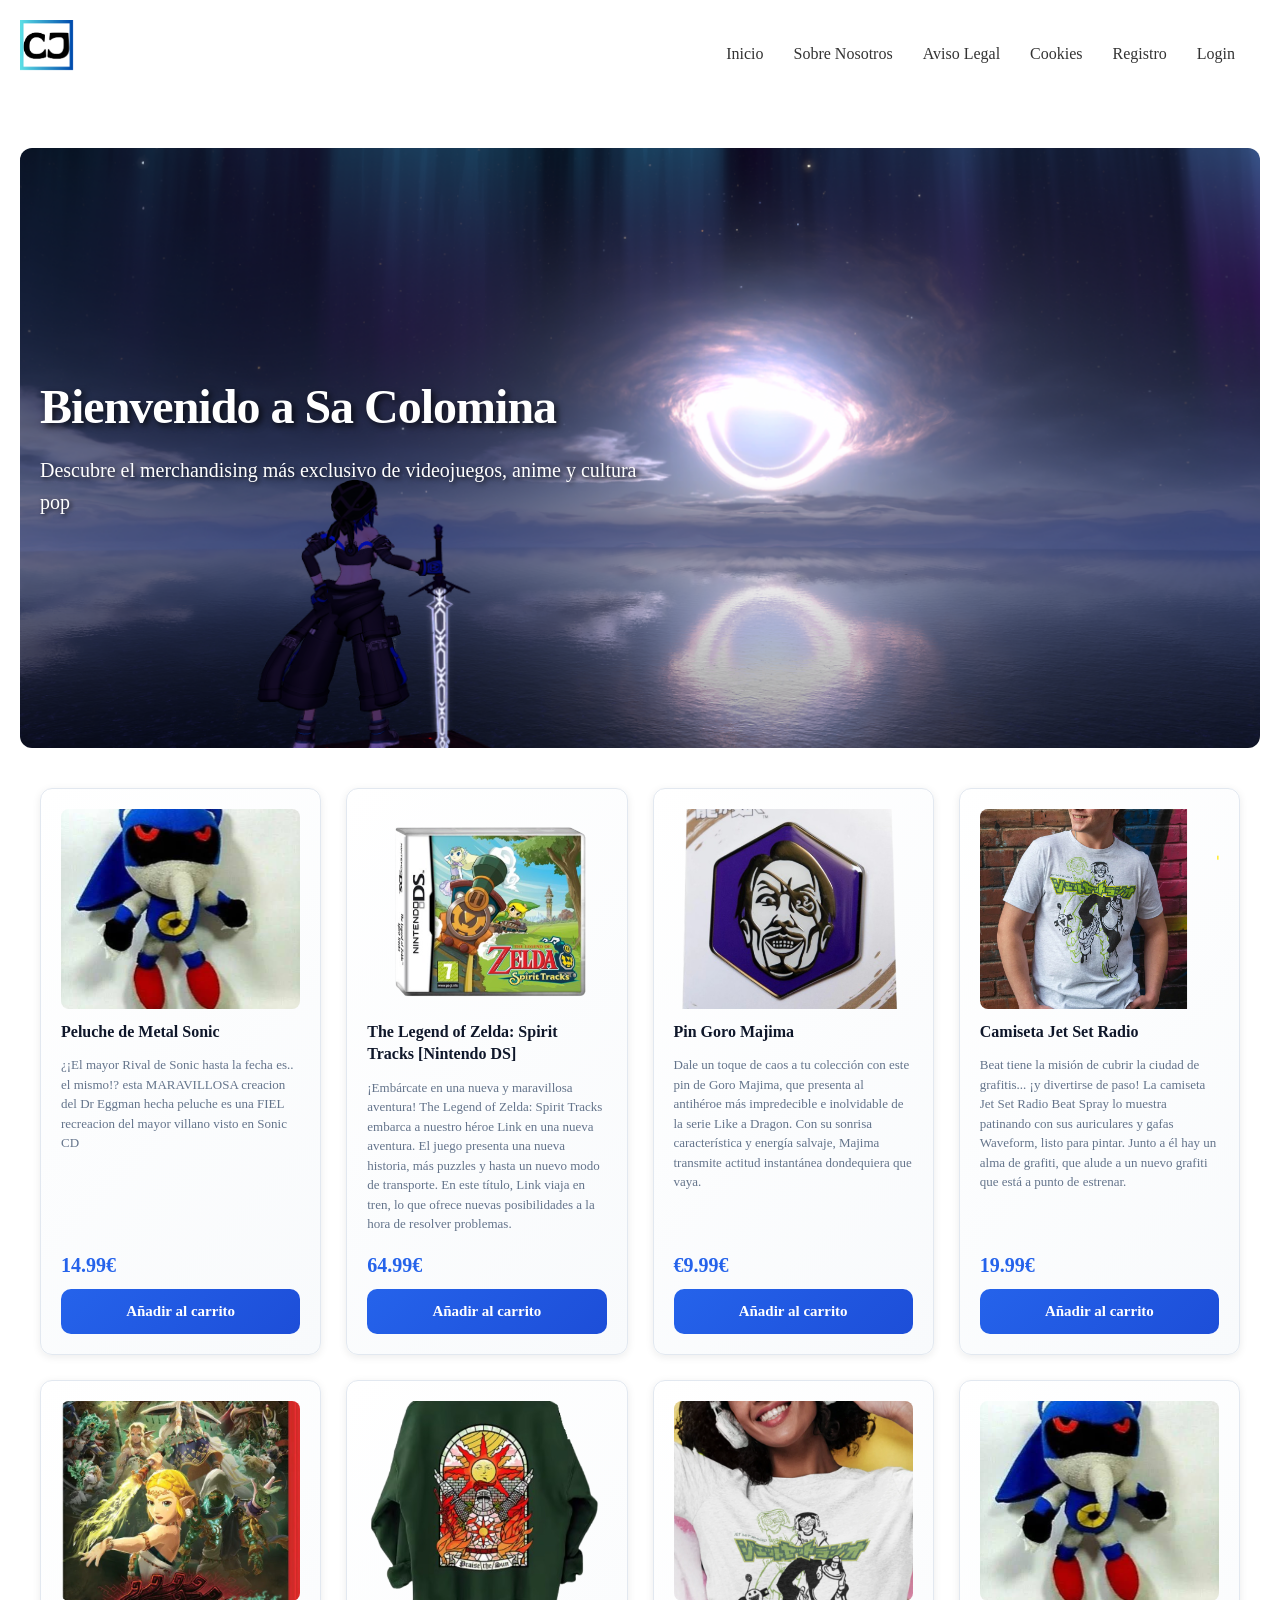
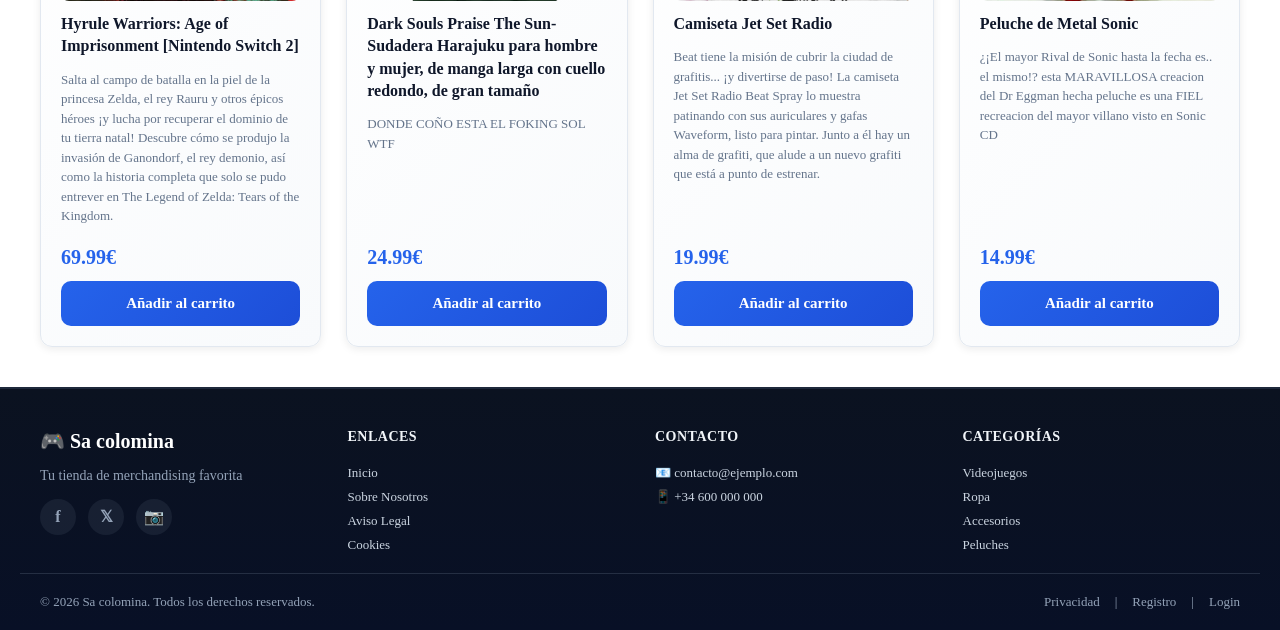
<file: index.html>
<!DOCTYPE html>
<html lang="en">
<head>
    <meta charset="UTF-8">
    <meta name="viewport" content="width=device-width, initial-scale=1.0">
    <title>Inicio</title>
    <link rel="icon" type="image/png" href="imagenes/Favicon.png">
    <link rel="stylesheet" href="estilos/estilos-global.css">
    <link rel="stylesheet" href="estilos/estilos-index.css">
</head>
<body>
    <header>
        <div class="logo-container">
            <a href="index.html">
                <img src="imagenes/Logo.png" alt="Sacolomina Logo" class="logo">
            </a>
        </div>
        <details class="menu-mobile">
            <summary>☰ Menú</summary>
            <nav>
                <ul>
                    <li><a href="index.html">Inicio</a></li>
                    <li><a href="paginas/nosotros.html">Sobre Nosotros</a></li>
                    <li><a href="paginas/avisolegal.html">Aviso Legal</a></li>
                    <li><a href="paginas/cookies.html">Cookies</a></li>
                    <li><a href="paginas/registro.html">Registro</a></li>
                    <li><a href="paginas/login.html">Login</a></li>
                </ul>
            </nav>
        </details>
        <nav class="menu-desktop">
            <ul>
              <li><a href="index.html">Inicio</a></li>
                <li><a href="paginas/nosotros.html">Sobre Nosotros</a></li>
                <li><a href="paginas/avisolegal.html">Aviso Legal</a></li>
                <li><a href="paginas/cookies.html">Cookies</a></li>
                <li><a href="paginas/registro.html">Registro</a></li>
                <li><a href="paginas/login.html">Login</a></li>
            </ul>
        </nav>
    </header>
    <main>
        <section class="hero-section">
            <h1>Bienvenido a Sa Colomina</h1>
            <p>Descubre el merchandising más exclusivo de videojuegos, anime y cultura pop</p>
        </section>          
        <section class="grid-container products">
            <a href="productos/metal-sonic.html" class="grid-item product-card">
                <img src="imagenes/Productos/Me Pica un pulmon.jpg" alt="Me Pica un pulmon" />
                <h3>Peluche de Metal Sonic</h3>
                <p class="product-desc">¿¡El mayor Rival de Sonic hasta la fecha es.. el mismo!? esta MARAVILLOSA creacion del Dr Eggman hecha peluche es una FIEL recreacion del mayor villano visto en Sonic CD</p>
                <p class="price">14.99€</p>
                <span class="btn">Añadir al carrito</span>
            </a>

            <a href="productos/zelda-spirit-tracks.html" class="grid-item product-card">
                <img src="imagenes/Productos/Zelda Spirit Tracks.png" alt="TLoZST" />
                <h3>The Legend of Zelda: Spirit Tracks [Nintendo DS]</h3>
                <p class="product-desc">¡Embárcate en una nueva y maravillosa aventura! The Legend of Zelda: Spirit Tracks embarca a nuestro héroe Link en una nueva aventura. El juego presenta una nueva historia, más puzzles y hasta un nuevo modo de transporte. En este título, Link viaja en tren, lo que ofrece nuevas posibilidades a la hora de resolver problemas.</p>
                <p class="price">64.99€</p>
                <span class="btn">Añadir al carrito</span>
            </a>

            <a href="productos/goro-majima-pin.html" class="grid-item product-card">
                <img src="imagenes/Productos/Pin de Goro Magima.png" alt="KYRIUU CHAN" />
                <h3>Pin Goro Majima</h3>
                <p class="product-desc">Dale un toque de caos a tu colección con este pin de Goro Majima, que presenta al antihéroe más impredecible e inolvidable de la serie Like a Dragon. Con su sonrisa característica y energía salvaje, Majima transmite actitud instantánea dondequiera que vaya.</p>
                <p class="price">€9.99€</p>
                <span class="btn">Añadir al carrito</span>
            </a>

            <a href="productos/jet-set-radio-camiseta.html" class="grid-item product-card">
                <img src="imagenes/Productos/Camiseta Jet Set Radio.png" alt="Camiseta Jet Set Radio" />
                <h3>Camiseta Jet Set Radio</h3>
                <p class="product-desc">Beat tiene la misión de cubrir la ciudad de grafitis... ¡y divertirse de paso! La camiseta Jet Set Radio Beat Spray lo muestra patinando con sus auriculares y gafas Waveform, listo para pintar. Junto a él hay un alma de grafiti, que alude a un nuevo grafiti que está a punto de estrenar.</p>
                <p class="price">19.99€</p>
                <span class="btn">Añadir al carrito</span>
            </a>

            <a href="productos/hyrule-warriors-age.html" class="grid-item product-card">
                <img src="imagenes/Productos/Aoi.png" alt="HWAoI" />
                <h3>Hyrule Warriors: Age of Imprisonment [Nintendo Switch 2]</h3>
                <p class="product-desc">Salta al campo de batalla en la piel de la princesa Zelda, el rey Rauru y otros épicos héroes ¡y lucha por recuperar el dominio de tu tierra natal! Descubre cómo se produjo la invasión de Ganondorf, el rey demonio, así como la historia completa que solo se pudo entrever en The Legend of Zelda: Tears of the Kingdom.</p>
                <p class="price">69.99€</p>
                <span class="btn">Añadir al carrito</span>
            </a>

            <a href="productos/dark-souls-sudadera.html" class="grid-item product-card">
                <img src="imagenes/Productos/Camiseta Prise The Sun.png" alt="Camiseta Prise The Sun" />
                <h3>Dark Souls Praise The Sun-Sudadera Harajuku para hombre y mujer, de manga larga con cuello redondo, de gran tamaño</h3>
                <p class="product-desc">DONDE COÑO ESTA EL FOKING SOL WTF </p>
                <p class="price">24.99€</p>
                <span class="btn">Añadir al carrito</span>
            </a>

            <a href="productos/jet-set-radio-camiseta.html" class="grid-item product-card">
                <img src="imagenes/Productos/Captura de pantalla 2026-01-20 194104.png" alt="Camiseta Jet Set Radio" />
                <h3>Camiseta Jet Set Radio</h3>
                <p class="product-desc">Beat tiene la misión de cubrir la ciudad de grafitis... ¡y divertirse de paso! La camiseta Jet Set Radio Beat Spray lo muestra patinando con sus auriculares y gafas Waveform, listo para pintar. Junto a él hay un alma de grafiti, que alude a un nuevo grafiti que está a punto de estrenar.</p>
                <p class="price">19.99€</p>
                <span class="btn">Añadir al carrito</span>
            </a>

            <a href="productos/metal-sonic.html" class="grid-item product-card">
                <img src="imagenes/Productos/Me Pica un pulmon.jpg" alt="Me Pica un pulmon" />
                <h3>Peluche de Metal Sonic</h3>
                <p class="product-desc">¿¡El mayor Rival de Sonic hasta la fecha es.. el mismo!? esta MARAVILLOSA creacion del Dr Eggman hecha peluche es una FIEL recreacion del mayor villano visto en Sonic CD</p>
                <p class="price">14.99€</p>
                <span class="btn">Añadir al carrito</span>
            </a>
        </section>
    </main>
    <footer>
        <div class="footer-inner">
            <div class="footer-section footer-brand-section">
                <h3 class="footer-brand">🎮 Sa colomina</h3>
                <p class="footer-tagline">Tu tienda de merchandising favorita</p>
                <div class="social-links">
                    <a href="#" title="Facebook" class="social-icon">f</a>
                    <a href="#" title="Twitter" class="social-icon">𝕏</a>
                    <a href="#" title="Instagram" class="social-icon">📷</a>
                </div>
            </div>
            <div class="footer-col">
                <h4>Enlaces</h4>
                <ul>
                    <li><a href="index.html">Inicio</a></li>
                    <li><a href="paginas/nosotros.html">Sobre Nosotros</a></li>
                    <li><a href="paginas/avisolegal.html">Aviso Legal</a></li>
                    <li><a href="paginas/cookies.html">Cookies</a></li>
                </ul>
            </div>
            <div class="footer-col">
                <h4>Contacto</h4>
                <ul>
                    <li><a href="mailto:contacto@ejemplo.com">📧 contacto@ejemplo.com</a></li>
                    <li><a href="tel:+34600000000">📱 +34 600 000 000</a></li>
                </ul>
            </div>
            <div class="footer-col">
                <h4>Categorías</h4>
                <ul>
                    <li><a href="index.html">Videojuegos</a></li>
                    <li><a href="index.html">Ropa</a></li>
                    <li><a href="index.html">Accesorios</a></li>
                    <li><a href="index.html">Peluches</a></li>
                </ul>
            </div>
        </div>
        <div class="footer-divider"></div>
        <div class="footer-bottom">
            <p>&copy; 2026 Sa colomina. Todos los derechos reservados.</p>
            <div class="footer-meta">
                <a href="paginas/privacidad.html">Privacidad</a> | 
                <a href="paginas/registro.html">Registro</a> | 
                <a href="paginas/login.html">Login</a>
            </div>
        </div>
    </footer>

    <script>
        // Imágenes del carrusel hero
        const heroImages = [
            'imagenes/imagenesherosection/imagen-1.png',
            'imagenes/imagenesherosection/imagen-4.png',
            'imagenes/imagenesherosection/imagen-5.png',
            'imagenes/imagenesherosection/imagen-6.png',
            'imagenes/imagenesherosection/imagen-10.png'
        ];

        let currentImageIndex = 0;

        function changeHeroImage() {
            const heroSection = document.querySelector('.hero-section');
            heroSection.style.backgroundImage = `url('${heroImages[currentImageIndex]}')`;
            currentImageIndex = (currentImageIndex + 1) % heroImages.length;
        }

        // Cambiar imagen al cargar la página
        document.addEventListener('DOMContentLoaded', () => {
            changeHeroImage();
            // Cambiar imagen cada 5 segundos
            setInterval(changeHeroImage, 5000);
        });
    </script>
</body>
</html>
</file>
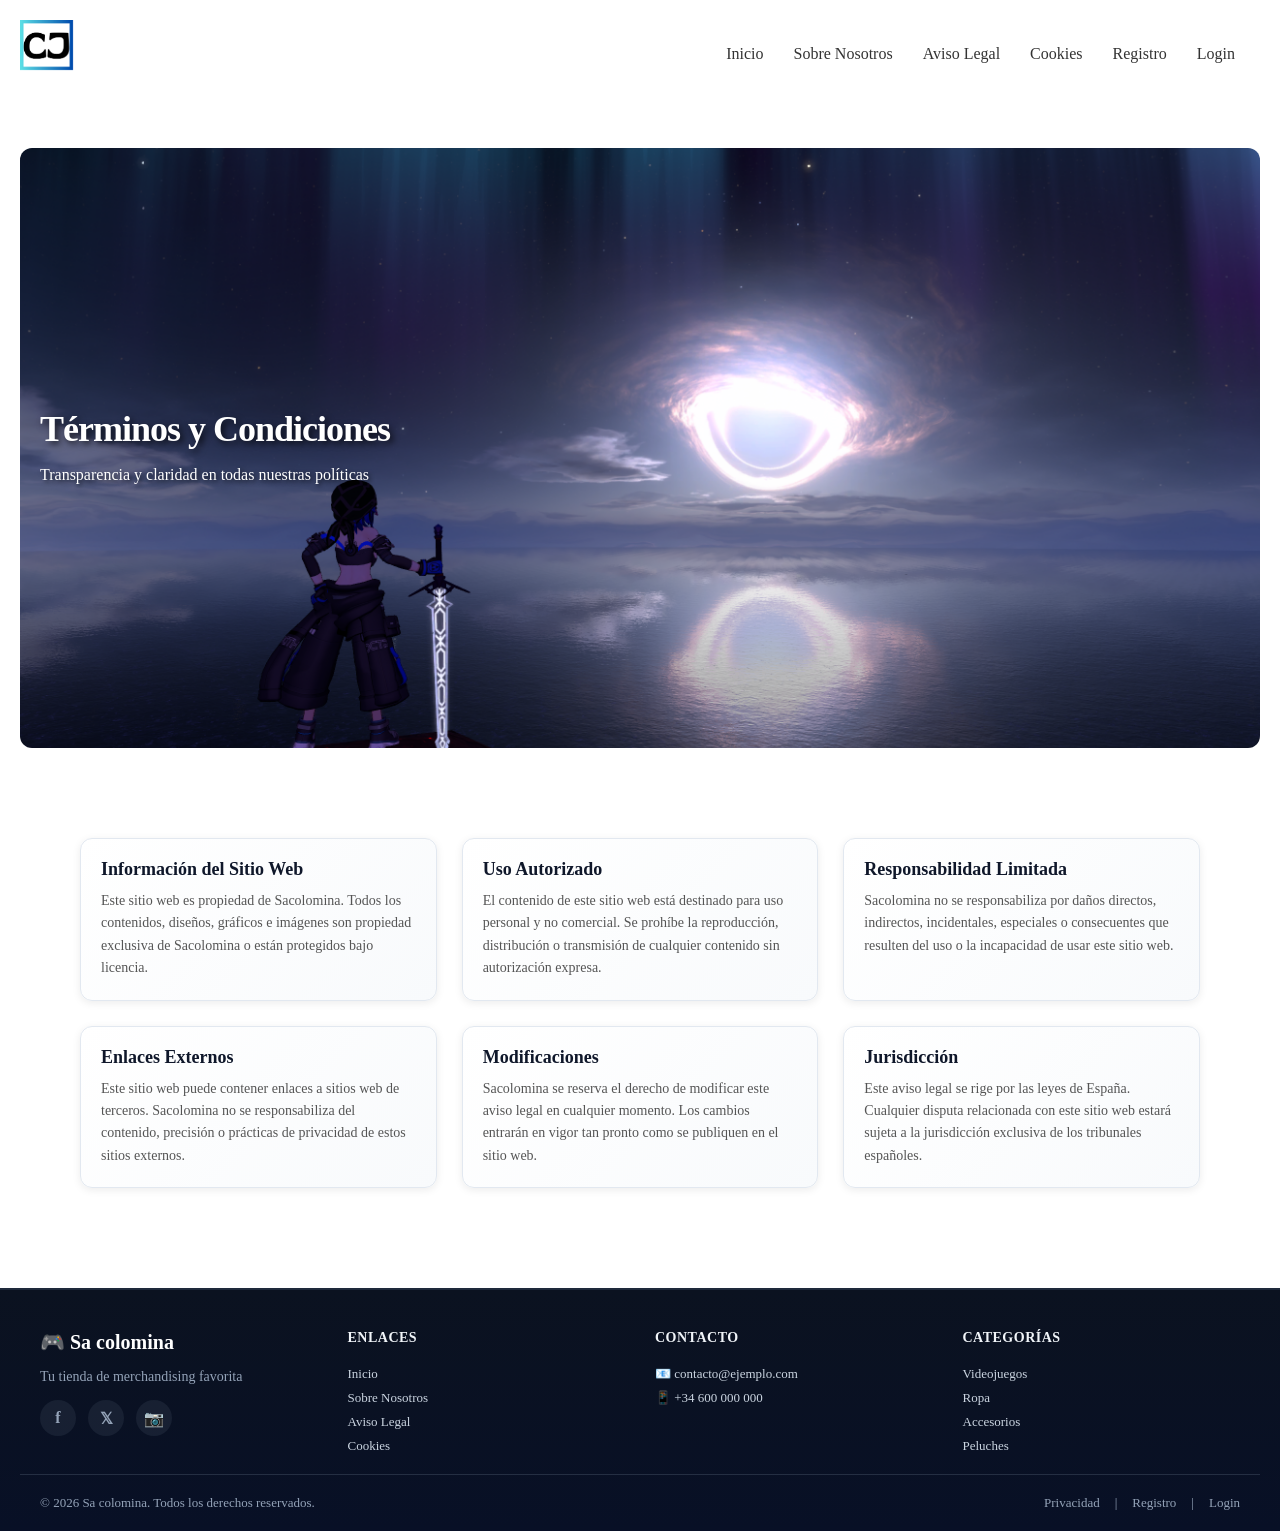
<file: paginas/avisolegal.html>
<!DOCTYPE html>
<html lang="es">
<head>
    <meta charset="UTF-8">
    <meta name="viewport" content="width=device-width, initial-scale=1.0">
    <title>Aviso Legal</title>
    <link rel="icon" type="image/png" href="../imagenes/Favicon.png">
    <link rel="stylesheet" href="../estilos/estilos-global.css">
    <link rel="stylesheet" href="../estilos/estilos-info.css">
</head>
<body>
    <header>
        <div class="logo-container">
            <a href="../index.html">
                <img src="../imagenes/Logo.png" alt="Sacolomina Logo" class="logo">
            </a>
        </div>
        <details class="menu-mobile">
            <summary>☰ Menú</summary>
            <nav>
                <ul>
                    <li><a href="../index.html">Inicio</a></li>
                    <li><a href="nosotros.html">Sobre Nosotros</a></li>
                    <li><a href="avisolegal.html">Aviso Legal</a></li>
                    <li><a href="cookies.html">Cookies</a></li>
                    <li><a href="registro.html">Registro</a></li>
                    <li><a href="login.html">Login</a></li>
                </ul>
            </nav>
        </details>
        <nav class="menu-desktop">
            <ul>
                <li><a href="../index.html">Inicio</a></li>
                <li><a href="nosotros.html">Sobre Nosotros</a></li>
                <li><a href="avisolegal.html">Aviso Legal</a></li>
                <li><a href="cookies.html">Cookies</a></li>
                <li><a href="registro.html">Registro</a></li>
                <li><a href="login.html">Login</a></li>
            </ul>
        </nav>
    </header>
    <main>
        <section class="hero-section">
            <h1>Términos y Condiciones</h1>
            <p>Transparencia y claridad en todas nuestras políticas</p>
        </section>        
        <section class="grid-container">
            <div class="grid-item">
                <h3>Información del Sitio Web</h3>
                <p>Este sitio web es propiedad de Sacolomina. Todos los contenidos, diseños, gráficos e imágenes son propiedad exclusiva de Sacolomina o están protegidos bajo licencia.</p>
            </div>
            <div class="grid-item">
                <h3>Uso Autorizado</h3>
                <p>El contenido de este sitio web está destinado para uso personal y no comercial. Se prohíbe la reproducción, distribución o transmisión de cualquier contenido sin autorización expresa.</p>
            </div>
            <div class="grid-item">
                <h3>Responsabilidad Limitada</h3>
                <p>Sacolomina no se responsabiliza por daños directos, indirectos, incidentales, especiales o consecuentes que resulten del uso o la incapacidad de usar este sitio web.</p>
            </div>
            <div class="grid-item">
                <h3>Enlaces Externos</h3>
                <p>Este sitio web puede contener enlaces a sitios web de terceros. Sacolomina no se responsabiliza del contenido, precisión o prácticas de privacidad de estos sitios externos.</p>
            </div>
            <div class="grid-item">
                <h3>Modificaciones</h3>
                <p>Sacolomina se reserva el derecho de modificar este aviso legal en cualquier momento. Los cambios entrarán en vigor tan pronto como se publiquen en el sitio web.</p>
            </div>
            <div class="grid-item">
                <h3>Jurisdicción</h3>
                <p>Este aviso legal se rige por las leyes de España. Cualquier disputa relacionada con este sitio web estará sujeta a la jurisdicción exclusiva de los tribunales españoles.</p>
            </div>
        </section>
    </main>
    <footer>
        <div class="footer-inner">
            <div class="footer-section footer-brand-section">
                <h3 class="footer-brand">🎮 Sa colomina</h3>
                <p class="footer-tagline">Tu tienda de merchandising favorita</p>
                <div class="social-links">
                    <a href="#" title="Facebook" class="social-icon">f</a>
                    <a href="#" title="Twitter" class="social-icon">𝕏</a>
                    <a href="#" title="Instagram" class="social-icon">📷</a>
                </div>
            </div>
            <div class="footer-col">
                <h4>Enlaces</h4>
                <ul>
                    <li><a href="../index.html">Inicio</a></li>
                    <li><a href="nosotros.html">Sobre Nosotros</a></li>
                    <li><a href="avisolegal.html">Aviso Legal</a></li>
                    <li><a href="cookies.html">Cookies</a></li>
                </ul>
            </div>
            <div class="footer-col">
                <h4>Contacto</h4>
                <ul>
                    <li><a href="mailto:contacto@ejemplo.com">📧 contacto@ejemplo.com</a></li>
                    <li><a href="tel:+34600000000">📱 +34 600 000 000</a></li>
                </ul>
            </div>
            <div class="footer-col">
                <h4>Categorías</h4>
                <ul>
                    <li><a href="../index.html">Videojuegos</a></li>
                    <li><a href="../index.html">Ropa</a></li>
                    <li><a href="../index.html">Accesorios</a></li>
                    <li><a href="../index.html">Peluches</a></li>
                </ul>
            </div>
        </div>
        <div class="footer-divider"></div>
        <div class="footer-bottom">
            <p>&copy; 2026 Sa colomina. Todos los derechos reservados.</p>
            <div class="footer-meta">
                <a href="avisolegal.html">Privacidad</a> | 
                <a href="registro.html">Registro</a> | 
                <a href="login.html">Login</a>
            </div>
        </div>
    </footer>

    <script>
        // Imágenes del carrusel hero
        const heroImages = [
            '../imagenes/imagenesherosection/imagen-1.png',
            '../imagenes/imagenesherosection/imagen-4.png',
            '../imagenes/imagenesherosection/imagen-5.png',
            '../imagenes/imagenesherosection/imagen-6.png',
            '../imagenes/imagenesherosection/imagen-10.png'
        ];

        let currentImageIndex = 0;

        function changeHeroImage() {
            const heroSection = document.querySelector('.hero-section');
            heroSection.style.backgroundImage = `url('${heroImages[currentImageIndex]}')`;
            currentImageIndex = (currentImageIndex + 1) % heroImages.length;
        }

        // Cambiar imagen al cargar la página
        document.addEventListener('DOMContentLoaded', () => {
            changeHeroImage();
            // Cambiar imagen cada 5 segundos
            setInterval(changeHeroImage, 5000);
        });
    </script>
</body>
</html>
</file>
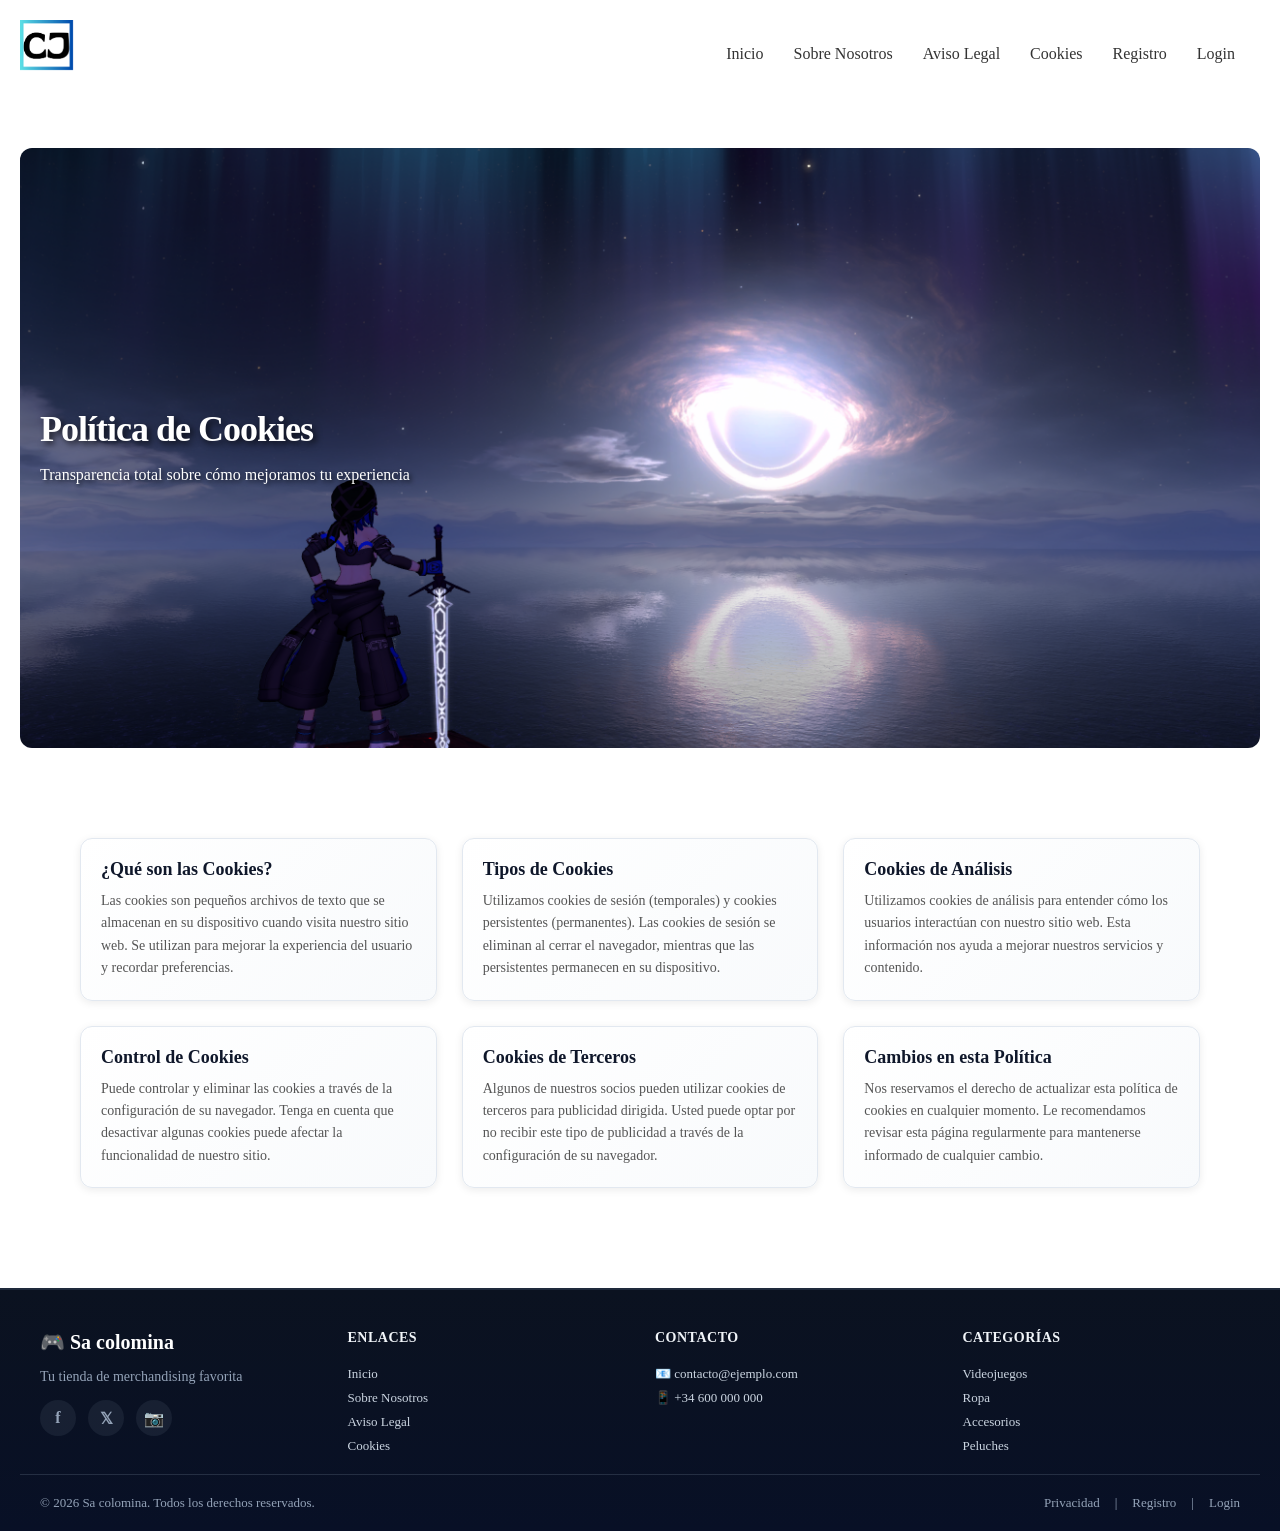
<file: paginas/cookies.html>
<!DOCTYPE html>
<html lang="es">
<head>
    <meta charset="UTF-8">
    <meta name="viewport" content="width=device-width, initial-scale=1.0">
    <title>Política de Cookies</title>
    <link rel="icon" type="image/png" href="../imagenes/Favicon.png">
    <link rel="stylesheet" href="../estilos/estilos-global.css">
    <link rel="stylesheet" href="../estilos/estilos-info.css">
</head>
<body>
    <header>
        <div class="logo-container">
            <a href="../index.html">
                <img src="../imagenes/Logo.png" alt="Sacolomina Logo" class="logo">
            </a>
        </div>
        <details class="menu-mobile">
            <summary>☰ Menú</summary>
            <nav>
                <ul>
                    <li><a href="../index.html">Inicio</a></li>
                    <li><a href="nosotros.html">Sobre Nosotros</a></li>
                    <li><a href="avisolegal.html">Aviso Legal</a></li>
                    <li><a href="cookies.html">Cookies</a></li>
                    <li><a href="registro.html">Registro</a></li>
                    <li><a href="login.html">Login</a></li>
                </ul>
            </nav>
        </details>
        <nav class="menu-desktop">
            <ul>
                <li><a href="../index.html">Inicio</a></li>
                <li><a href="nosotros.html">Sobre Nosotros</a></li>
                <li><a href="avisolegal.html">Aviso Legal</a></li>
                <li><a href="cookies.html">Cookies</a></li>
                <li><a href="registro.html">Registro</a></li>
                <li><a href="login.html">Login</a></li>
            </ul>
        </nav>
        </nav>
    </header>
    <main>
        <section class="hero-section">
            <h1>Política de Cookies</h1>
            <p>Transparencia total sobre cómo mejoramos tu experiencia</p>
        </section>        
        <section class="grid-container">
            <div class="grid-item">
                <h3>¿Qué son las Cookies?</h3>
                <p>Las cookies son pequeños archivos de texto que se almacenan en su dispositivo cuando visita nuestro sitio web. Se utilizan para mejorar la experiencia del usuario y recordar preferencias.</p>
            </div>
            <div class="grid-item">
                <h3>Tipos de Cookies</h3>
                <p>Utilizamos cookies de sesión (temporales) y cookies persistentes (permanentes). Las cookies de sesión se eliminan al cerrar el navegador, mientras que las persistentes permanecen en su dispositivo.</p>
            </div>
            <div class="grid-item">
                <h3>Cookies de Análisis</h3>
                <p>Utilizamos cookies de análisis para entender cómo los usuarios interactúan con nuestro sitio web. Esta información nos ayuda a mejorar nuestros servicios y contenido.</p>
            </div>
            <div class="grid-item">
                <h3>Control de Cookies</h3>
                <p>Puede controlar y eliminar las cookies a través de la configuración de su navegador. Tenga en cuenta que desactivar algunas cookies puede afectar la funcionalidad de nuestro sitio.</p>
            </div>
            <div class="grid-item">
                <h3>Cookies de Terceros</h3>
                <p>Algunos de nuestros socios pueden utilizar cookies de terceros para publicidad dirigida. Usted puede optar por no recibir este tipo de publicidad a través de la configuración de su navegador.</p>
            </div>
            <div class="grid-item">
                <h3>Cambios en esta Política</h3>
                <p>Nos reservamos el derecho de actualizar esta política de cookies en cualquier momento. Le recomendamos revisar esta página regularmente para mantenerse informado de cualquier cambio.</p>
            </div>
        </section>
    </main>
    <footer>
        <div class="footer-inner">
            <div class="footer-section footer-brand-section">
                <h3 class="footer-brand">🎮 Sa colomina</h3>
                <p class="footer-tagline">Tu tienda de merchandising favorita</p>
                <div class="social-links">
                    <a href="#" title="Facebook" class="social-icon">f</a>
                    <a href="#" title="Twitter" class="social-icon">𝕏</a>
                    <a href="#" title="Instagram" class="social-icon">📷</a>
                </div>
            </div>
            <div class="footer-col">
                <h4>Enlaces</h4>
                <ul>
                    <li><a href="../index.html">Inicio</a></li>
                    <li><a href="nosotros.html">Sobre Nosotros</a></li>
                    <li><a href="avisolegal.html">Aviso Legal</a></li>
                    <li><a href="cookies.html">Cookies</a></li>
                </ul>
            </div>
            <div class="footer-col">
                <h4>Contacto</h4>
                <ul>
                    <li><a href="mailto:contacto@ejemplo.com">📧 contacto@ejemplo.com</a></li>
                    <li><a href="tel:+34600000000">📱 +34 600 000 000</a></li>
                </ul>
            </div>
            <div class="footer-col">
                <h4>Categorías</h4>
                <ul>
                    <li><a href="../index.html">Videojuegos</a></li>
                    <li><a href="../index.html">Ropa</a></li>
                    <li><a href="../index.html">Accesorios</a></li>
                    <li><a href="../index.html">Peluches</a></li>
                </ul>
            </div>
        </div>
        <div class="footer-divider"></div>
        <div class="footer-bottom">
            <p>&copy; 2026 Sa colomina. Todos los derechos reservados.</p>
            <div class="footer-meta">
                <a href="avisolegal.html">Privacidad</a> | 
                <a href="registro.html">Registro</a> | 
                <a href="login.html">Login</a>
            </div>
        </div>
    </footer>

    <script>
        // Imágenes del carrusel hero
        const heroImages = [
            '../imagenes/imagenesherosection/imagen-1.png',
            '../imagenes/imagenesherosection/imagen-4.png',
            '../imagenes/imagenesherosection/imagen-5.png',
            '../imagenes/imagenesherosection/imagen-6.png',
            '../imagenes/imagenesherosection/imagen-10.png'
        ];

        let currentImageIndex = 0;

        function changeHeroImage() {
            const heroSection = document.querySelector('.hero-section');
            heroSection.style.backgroundImage = `url('${heroImages[currentImageIndex]}')`;
            currentImageIndex = (currentImageIndex + 1) % heroImages.length;
        }

        // Cambiar imagen al cargar la página
        document.addEventListener('DOMContentLoaded', () => {
            changeHeroImage();
            // Cambiar imagen cada 5 segundos
            setInterval(changeHeroImage, 5000);
        });
    </script>
</body>
</html>
</file>
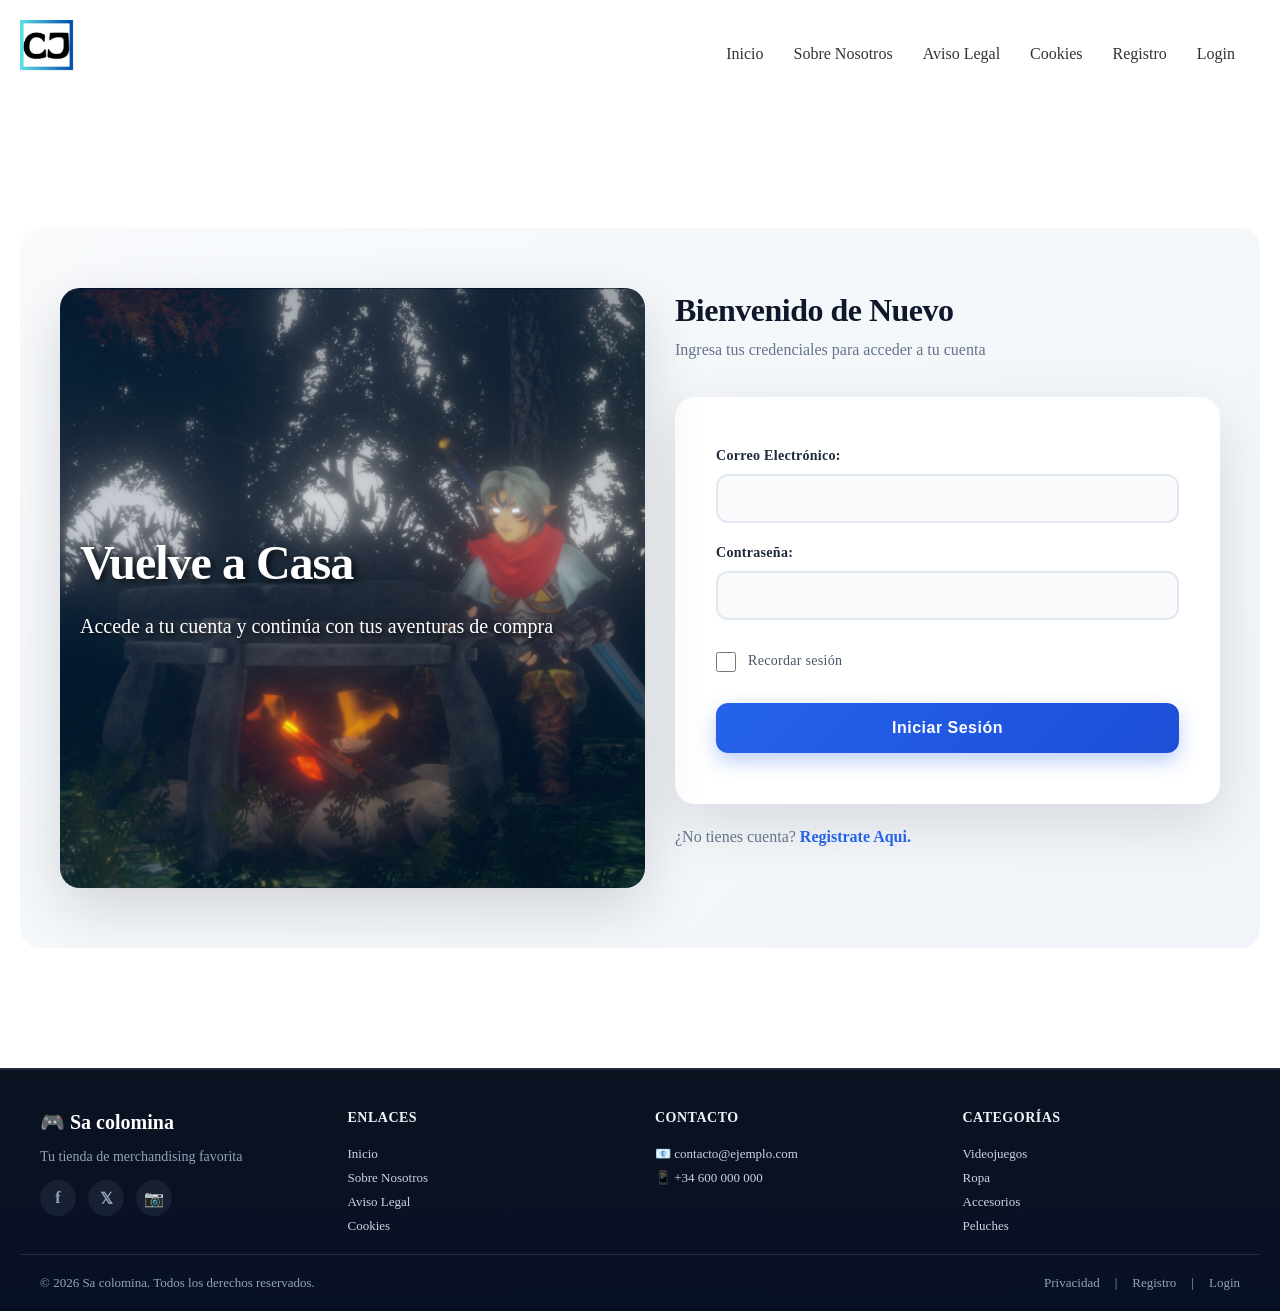
<file: paginas/login.html>
<!DOCTYPE html>
<html lang="es">
<head>
    <meta charset="UTF-8">
    <meta name="viewport" content="width=device-width, initial-scale=1.0">
    <title>Login</title>
    <link rel="icon" type="image/png" href="../imagenes/Favicon.png">
    <link rel="stylesheet" href="../estilos/estilos-global.css">
    <link rel="stylesheet" href="../estilos/estilos-registro.css">
    
</head>
<body>
    <header>
        <div class="logo-container">
            <a href="../index.html">
                <img src="../imagenes/Logo.png" alt="Sacolomina Logo" class="logo">
            </a>
        </div>
        <details class="menu-mobile">
            <summary>☰ Menú</summary>
            <nav>
                <ul>
                    <li><a href="../index.html">Inicio</a></li>
                    <li><a href="nosotros.html">Sobre Nosotros</a></li>
                    <li><a href="avisolegal.html">Aviso Legal</a></li>
                    <li><a href="cookies.html">Cookies</a></li>
                    <li><a href="registro.html">Registro</a></li>
                    <li><a href="login.html">Login</a></li>
                </ul>
            </nav>
        </details>
        <nav class="menu-desktop">
            <ul>
                <li><a href="../index.html">Inicio</a></li>
                <li><a href="nosotros.html">Sobre Nosotros</a></li>
                <li><a href="avisolegal.html">Aviso Legal</a></li>
                <li><a href="cookies.html">Cookies</a></li>
                <li><a href="registro.html">Registro</a></li>
                <li><a href="login.html">Login</a></li>
            </ul>
        </nav>
    </header>
    <main>
        <div class="login-container">
            <section class="hero-section">
                <h1>Vuelve a Casa</h1>
                <p>Accede a tu cuenta y continúa con tus aventuras de compra</p>
            </section>


            <section class="form-section">
                <h1>Bienvenido de Nuevo</h1>
                <p>Ingresa tus credenciales para acceder a tu cuenta</p>
                <form class="registro-form" action="#" method="POST">


                <div class="form-group">
                    <label for="email">Correo Electrónico:</label>
                    <input type="email" id="email" name="email" required>
                </div>


                <div class="form-group">
                    <label for="password">Contraseña:</label>
                    <input type="password" id="password" name="password" required>
                </div>


                <div class="form-group checkbox">
                    <input type="checkbox" id="terminos" name="terminos" required>
                    <label for="terminos">Recordar sesión</label>
                </div>

                <button type="submit" class="btn btn-submit">Iniciar Sesión</button>
                </form>

            <p class="login-link">¿No tienes cuenta? <a href="registro.html">Registrate Aqui.</a></p>
            </section>
        </div>
    </main>
    <footer>
        <div class="footer-inner">
            <div class="footer-section footer-brand-section">
                <h3 class="footer-brand">🎮 Sa colomina</h3>
                <p class="footer-tagline">Tu tienda de merchandising favorita</p>
                <div class="social-links">
                    <a href="#" title="Facebook" class="social-icon">f</a>
                    <a href="#" title="Twitter" class="social-icon">𝕏</a>
                    <a href="#" title="Instagram" class="social-icon">📷</a>
                </div>
            </div>
            <div class="footer-col">
                <h4>Enlaces</h4>
                <ul>
                    <li><a href="../index.html">Inicio</a></li>
                    <li><a href="nosotros.html">Sobre Nosotros</a></li>
                    <li><a href="avisolegal.html">Aviso Legal</a></li>
                    <li><a href="cookies.html">Cookies</a></li>
                </ul>
            </div>
            <div class="footer-col">
                <h4>Contacto</h4>
                <ul>
                    <li><a href="mailto:contacto@ejemplo.com">📧 contacto@ejemplo.com</a></li>
                    <li><a href="tel:+34600000000">📱 +34 600 000 000</a></li>
                </ul>
            </div>
            <div class="footer-col">
                <h4>Categorías</h4>
                <ul>
                    <li><a href="../index.html">Videojuegos</a></li>
                    <li><a href="../index.html">Ropa</a></li>
                    <li><a href="../index.html">Accesorios</a></li>
                    <li><a href="../index.html">Peluches</a></li>
                </ul>
            </div>
        </div>
        <div class="footer-divider"></div>
        <div class="footer-bottom">
            <p>&copy; 2026 Sa colomina. Todos los derechos reservados.</p>
            <div class="footer-meta">
                <a href="avisolegal.html">Privacidad</a> | 
                <a href="registro.html">Registro</a> | 
                <a href="login.html">Login</a>
            </div>
        </div>
    </footer>

    <script>
        document.addEventListener('DOMContentLoaded', () => {
            const heroSection = document.querySelector('.hero-section');
            heroSection.style.backgroundImage = `url('../imagenes/imanesloginregistro/login.png')`;
        });
    </script>
</body>
</html>
</file>
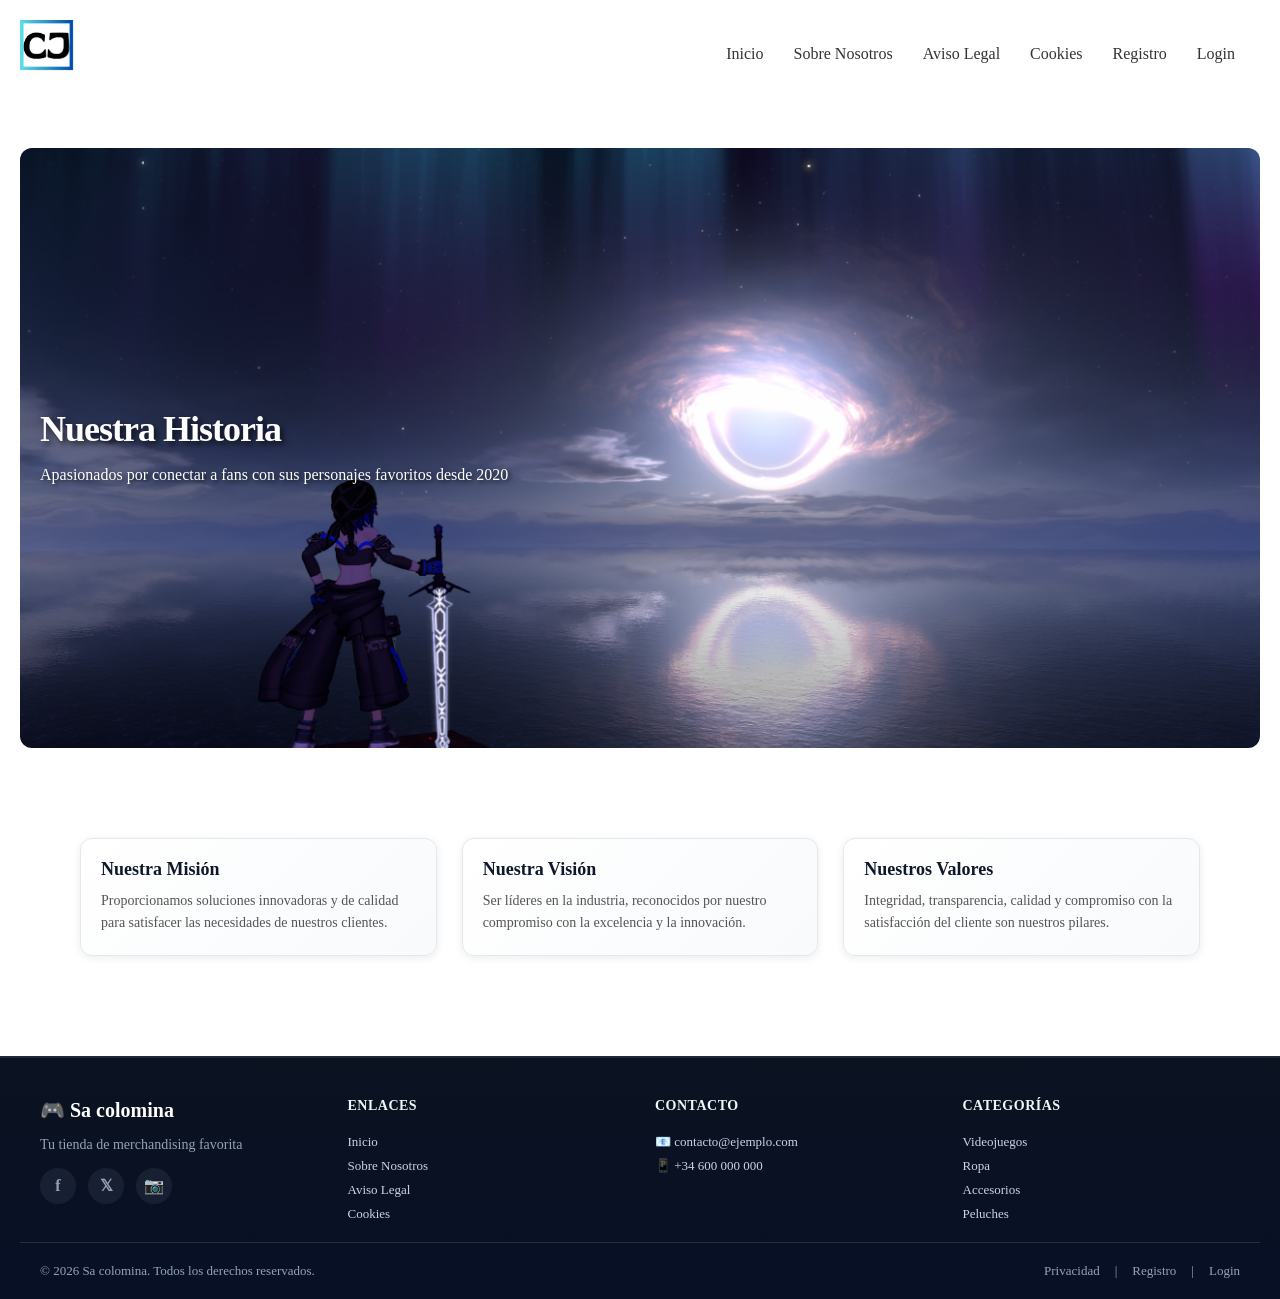
<file: paginas/nosotros.html>
<!DOCTYPE html>
<html lang="en">
<head>
    <meta charset="UTF-8">
    <meta name="viewport" content="width=device-width, initial-scale=1.0">
    <title>Sobre Nosotros</title>
    <link rel="icon" type="image/png" href="../imagenes/Favicon.png">
    <link rel="stylesheet" href="../estilos/estilos-global.css">
    <link rel="stylesheet" href="../estilos/estilos-info.css">
</head>
<body>
    <header>
        <div class="logo-container">
            <a href="../index.html">
                <img src="../imagenes/Logo.png" alt="Sacolomina Logo" class="logo">
            </a>
        </div>
        <details class="menu-mobile">
            <summary>☰ Menú</summary>
            <nav>
                <ul>
                    <li><a href="../index.html">Inicio</a></li>
                    <li><a href="nosotros.html">Sobre Nosotros</a></li>
                    <li><a href="avisolegal.html">Aviso Legal</a></li>
                    <li><a href="cookies.html">Cookies</a></li>
                    <li><a href="registro.html">Registro</a></li>
                    <li><a href="login.html">Login</a></li>
                </ul>
            </nav>
        </details>
        <nav class="menu-desktop">
            <ul>
               <li><a href="../index.html">Inicio</a></li>
                <li><a href="nosotros.html">Sobre Nosotros</a></li>
                <li><a href="avisolegal.html">Aviso Legal</a></li>
                <li><a href="cookies.html">Cookies</a></li>
                <li><a href="registro.html">Registro</a></li>
                <li><a href="login.html">Login</a></li>
            </ul>
        </nav>
    </header>
    <main>
        <section class="hero-section">
            <h1>Nuestra Historia</h1>
            <p>Apasionados por conectar a fans con sus personajes favoritos desde 2020</p>
        </section>        
        <section class="grid-container">
            <div class="grid-item">
                <h3>Nuestra Misión</h3>
                <p>Proporcionamos soluciones innovadoras y de calidad para satisfacer las necesidades de nuestros clientes.</p>
            </div>
            <div class="grid-item">
                <h3>Nuestra Visión</h3>
                <p>Ser líderes en la industria, reconocidos por nuestro compromiso con la excelencia y la innovación.</p>
            </div>
            <div class="grid-item">
                <h3>Nuestros Valores</h3>
                <p>Integridad, transparencia, calidad y compromiso con la satisfacción del cliente son nuestros pilares.</p>
            </div>
        </section>
    </main>
    <footer>
        <div class="footer-inner">
            <div class="footer-section footer-brand-section">
                <h3 class="footer-brand">🎮 Sa colomina</h3>
                <p class="footer-tagline">Tu tienda de merchandising favorita</p>
                <div class="social-links">
                    <a href="#" title="Facebook" class="social-icon">f</a>
                    <a href="#" title="Twitter" class="social-icon">𝕏</a>
                    <a href="#" title="Instagram" class="social-icon">📷</a>
                </div>
            </div>
            <div class="footer-col">
                <h4>Enlaces</h4>
                <ul>
                    <li><a href="../index.html">Inicio</a></li>
                    <li><a href="nosotros.html">Sobre Nosotros</a></li>
                    <li><a href="avisolegal.html">Aviso Legal</a></li>
                    <li><a href="cookies.html">Cookies</a></li>
                </ul>
            </div>
            <div class="footer-col">
                <h4>Contacto</h4>
                <ul>
                    <li><a href="mailto:contacto@ejemplo.com">📧 contacto@ejemplo.com</a></li>
                    <li><a href="tel:+34600000000">📱 +34 600 000 000</a></li>
                </ul>
            </div>
            <div class="footer-col">
                <h4>Categorías</h4>
                <ul>
                    <li><a href="../index.html">Videojuegos</a></li>
                    <li><a href="../index.html">Ropa</a></li>
                    <li><a href="../index.html">Accesorios</a></li>
                    <li><a href="../index.html">Peluches</a></li>
                </ul>
            </div>
        </div>
        <div class="footer-divider"></div>
        <div class="footer-bottom">
            <p>&copy; 2026 Sa colomina. Todos los derechos reservados.</p>
            <div class="footer-meta">
                <a href="avisolegal.html">Privacidad</a> | 
                <a href="registro.html">Registro</a> | 
                <a href="login.html">Login</a>
            </div>
        </div>
    </footer>

    <script>
        // Imágenes del carrusel hero
        const heroImages = [
            '../imagenes/imagenesherosection/imagen-1.png',
            '../imagenes/imagenesherosection/imagen-4.png',
            '../imagenes/imagenesherosection/imagen-5.png',
            '../imagenes/imagenesherosection/imagen-6.png',
            '../imagenes/imagenesherosection/imagen-10.png'
        ];

        let currentImageIndex = 0;

        function changeHeroImage() {
            const heroSection = document.querySelector('.hero-section');
            heroSection.style.backgroundImage = `url('${heroImages[currentImageIndex]}')`;
            currentImageIndex = (currentImageIndex + 1) % heroImages.length;
        }

        // Cambiar imagen al cargar la página
        document.addEventListener('DOMContentLoaded', () => {
            changeHeroImage();
            // Cambiar imagen cada 5 segundos
            setInterval(changeHeroImage, 5000);
        });
    </script>
</body>
</html>
</file>
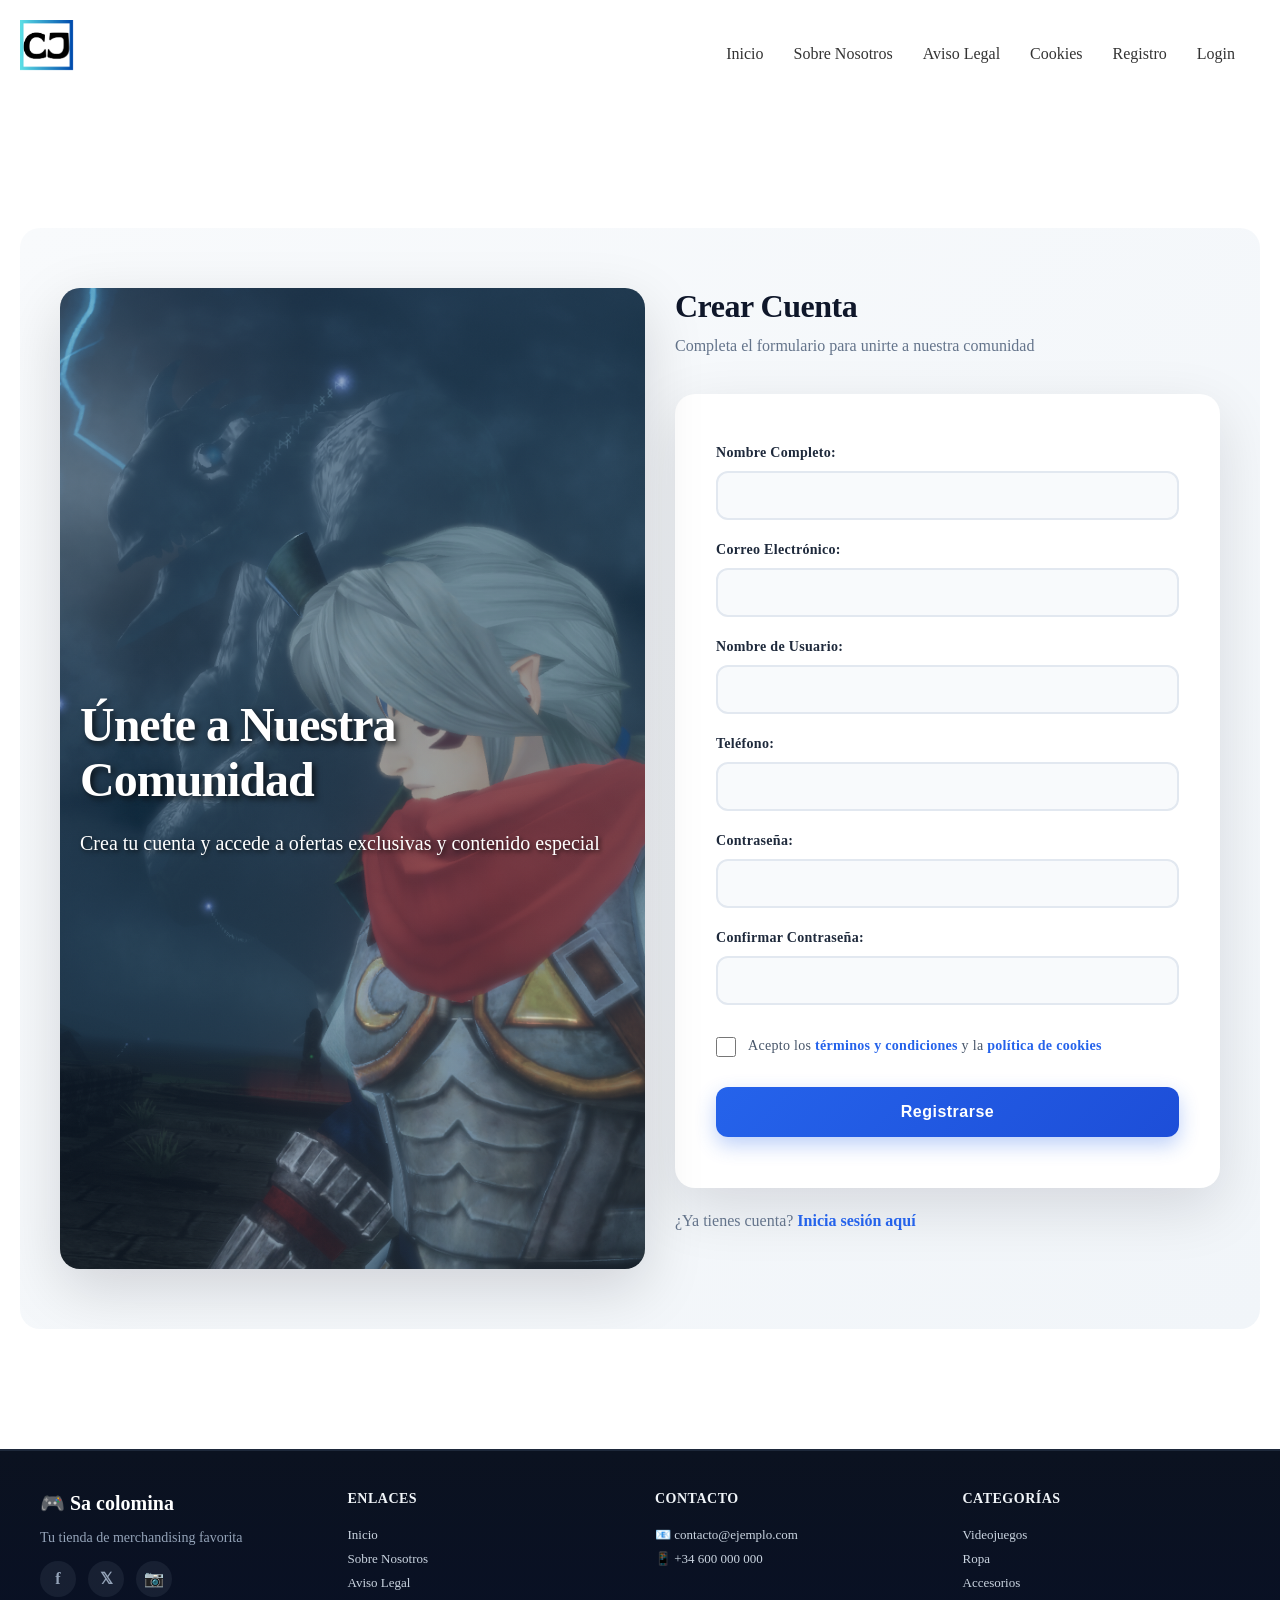
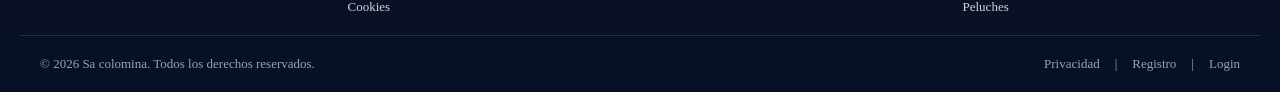
<file: paginas/registro.html>
<!DOCTYPE html>
<html lang="es">
<head>
    <meta charset="UTF-8">
    <meta name="viewport" content="width=device-width, initial-scale=1.0">
    <title>Registro</title>
    <link rel="icon" type="image/png" href="../imagenes/Favicon.png">
    <link rel="stylesheet" href="../estilos/estilos-global.css">
    <link rel="stylesheet" href="../estilos/estilos-registro.css">
</head>
<body>
    <header>
        <div class="logo-container">
            <a href="../index.html">
                <img src="../imagenes/Logo.png" alt="Sacolomina Logo" class="logo">
            </a>
        </div>
        <details class="menu-mobile">
            <summary>☰ Menú</summary>
            <nav>
                <ul>
                    <li><a href="../index.html">Inicio</a></li>
                    <li><a href="nosotros.html">Sobre Nosotros</a></li>
                    <li><a href="avisolegal.html">Aviso Legal</a></li>
                    <li><a href="cookies.html">Cookies</a></li>
                    <li><a href="registro.html">Registro</a></li>
                    <li><a href="login.html">Login</a></li>
                </ul>
            </nav>
        </details>
        <nav class="menu-desktop">
            <ul>
                <li><a href="../index.html">Inicio</a></li>
                <li><a href="nosotros.html">Sobre Nosotros</a></li>
                <li><a href="avisolegal.html">Aviso Legal</a></li>
                <li><a href="cookies.html">Cookies</a></li>
                <li><a href="registro.html">Registro</a></li>
                <li><a href="login.html">Login</a></li>
            </ul>
        </nav>
    </header>
    <main>
        <div class="login-container">
            <section class="hero-section">
                <h1>Únete a Nuestra Comunidad</h1>
                <p>Crea tu cuenta y accede a ofertas exclusivas y contenido especial</p>
            </section>
            
            <section class="form-section">
                <h1>Crear Cuenta</h1>
                <p>Completa el formulario para unirte a nuestra comunidad</p>
                <form class="registro-form" action="#" method="POST">
                <div class="form-group">
                    <label for="nombre">Nombre Completo:</label>
                    <input type="text" id="nombre" name="nombre" required>
                </div>

                <div class="form-group">
                    <label for="email">Correo Electrónico:</label>
                    <input type="email" id="email" name="email" required>
                </div>

                <div class="form-group">
                    <label for="usuario">Nombre de Usuario:</label>
                    <input type="text" id="usuario" name="usuario" required>
                </div>

                <div class="form-group">
                    <label for="telefono">Teléfono:</label>
                    <input type="tel" id="telefono" name="telefono">
                </div>

                <div class="form-group">
                    <label for="password">Contraseña:</label>
                    <input type="password" id="password" name="password" required>
                </div>

                <div class="form-group">
                    <label for="password-confirm">Confirmar Contraseña:</label>
                    <input type="password" id="password-confirm" name="password-confirm" required>
                </div>

                <div class="form-group checkbox">
                    <input type="checkbox" id="terminos" name="terminos" required>
                    <label for="terminos">Acepto los <a href="avisolegal.html">términos y condiciones</a> y la <a href="cookies.html">política de cookies</a></label>
                </div>

                <button type="submit" class="btn btn-submit">Registrarse</button>
                </form>

            <p class="login-link">¿Ya tienes cuenta? <a href="login.html">Inicia sesión aquí</a></p>
            </section>
        </div>
    </main>
    <footer>
        <div class="footer-inner">
            <div class="footer-section footer-brand-section">
                <h3 class="footer-brand">🎮 Sa colomina</h3>
                <p class="footer-tagline">Tu tienda de merchandising favorita</p>
                <div class="social-links">
                    <a href="#" title="Facebook" class="social-icon">f</a>
                    <a href="#" title="Twitter" class="social-icon">𝕏</a>
                    <a href="#" title="Instagram" class="social-icon">📷</a>
                </div>
            </div>
            <div class="footer-col">
                <h4>Enlaces</h4>
                <ul>
                    <li><a href="../index.html">Inicio</a></li>
                    <li><a href="nosotros.html">Sobre Nosotros</a></li>
                    <li><a href="avisolegal.html">Aviso Legal</a></li>
                    <li><a href="cookies.html">Cookies</a></li>
                </ul>
            </div>
            <div class="footer-col">
                <h4>Contacto</h4>
                <ul>
                    <li><a href="mailto:contacto@ejemplo.com">📧 contacto@ejemplo.com</a></li>
                    <li><a href="tel:+34600000000">📱 +34 600 000 000</a></li>
                </ul>
            </div>
            <div class="footer-col">
                <h4>Categorías</h4>
                <ul>
                    <li><a href="../index.html">Videojuegos</a></li>
                    <li><a href="../index.html">Ropa</a></li>
                    <li><a href="../index.html">Accesorios</a></li>
                    <li><a href="../index.html">Peluches</a></li>
                </ul>
            </div>
        </div>
        <div class="footer-divider"></div>
        <div class="footer-bottom">
            <p>&copy; 2026 Sa colomina. Todos los derechos reservados.</p>
            <div class="footer-meta">
                <a href="avisolegal.html">Privacidad</a> | 
                <a href="registro.html">Registro</a> | 
                <a href="login.html">Login</a>
            </div>
        </div>
    </footer>

    <script>
        document.addEventListener('DOMContentLoaded', () => {
            const heroSection = document.querySelector('.hero-section');
            heroSection.style.backgroundImage = `url('../imagenes/imanesloginregistro/registro.png')`;
        });
    </script>
</body>
</html>
</file>
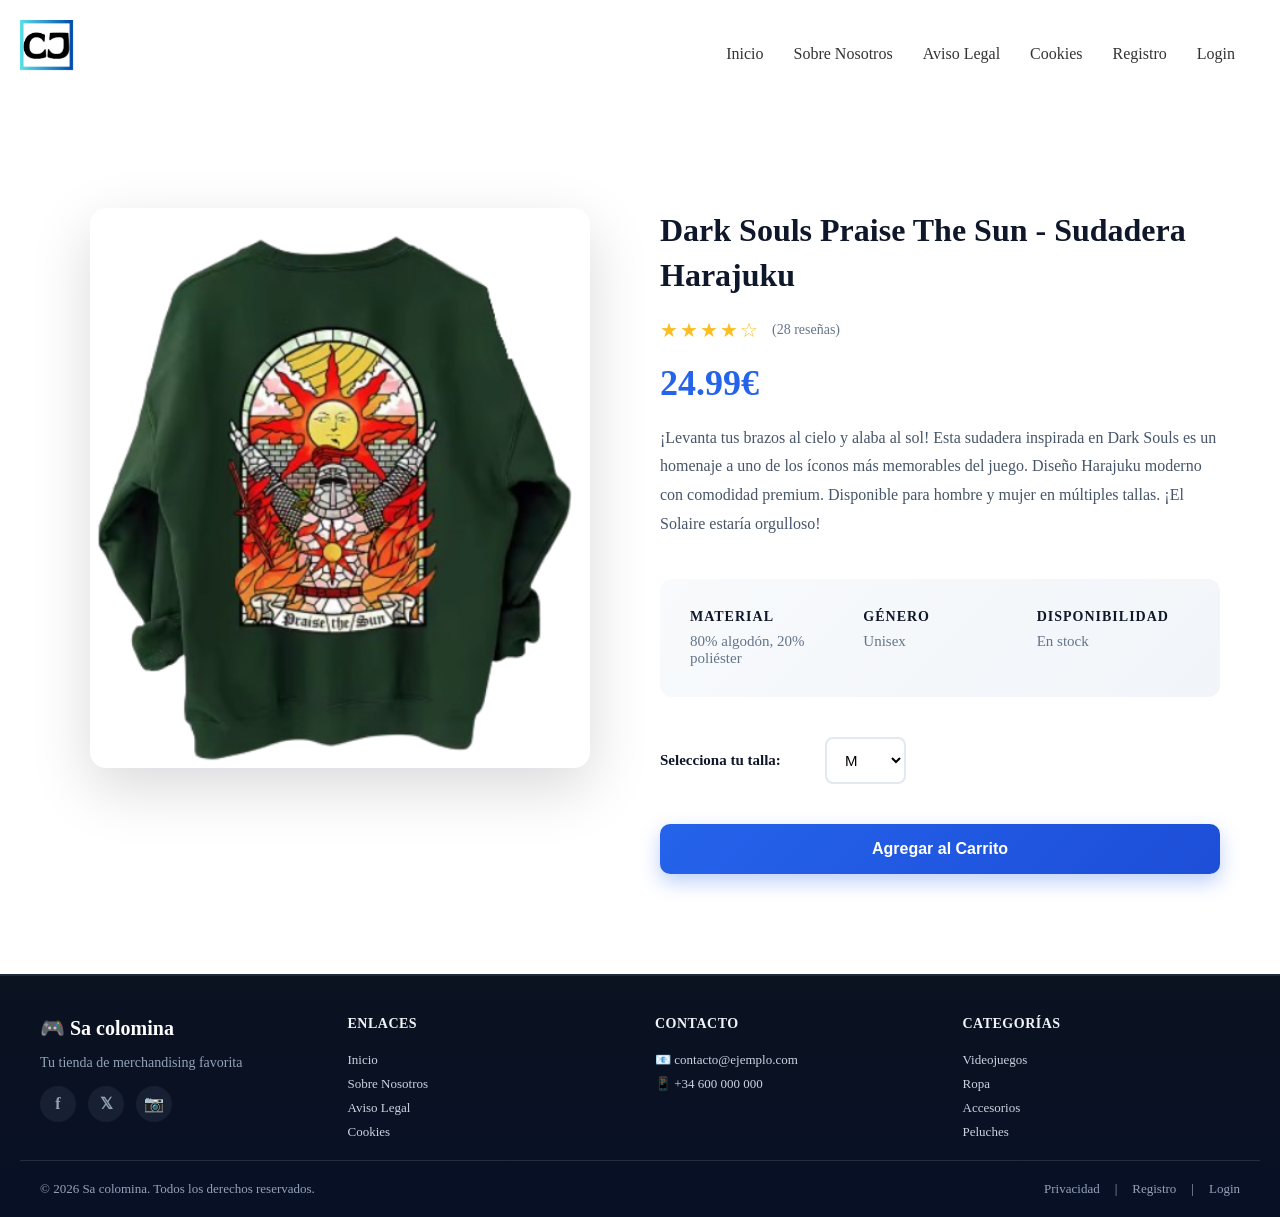
<file: productos/dark-souls-sudadera.html>
<!DOCTYPE html>
<html lang="es">
<head>
    <meta charset="UTF-8">
    <meta name="viewport" content="width=device-width, initial-scale=1.0">
    <title>Dark Souls Praise The Sun Sudadera - Sa colomina</title>
    <link rel="icon" type="image/png" href="../imagenes/Favicon.png">
    <link rel="stylesheet" href="../estilos/estilos-global.css">
    <link rel="stylesheet" href="../estilos/estilos-producto.css">
</head>
<body>
    <header>
        <div class="logo-container">
            <a href="../index.html">
                <img src="../imagenes/Logo.png" alt="Sacolomina Logo" class="logo">
            </a>
        </div>
        <details class="menu-mobile">
            <summary>☰ Menú</summary>
            <nav>
                <ul>
                    <li><a href="../index.html">Inicio</a></li>
                    <li><a href="../paginas/nosotros.html">Sobre Nosotros</a></li>
                    <li><a href="../paginas/avisolegal.html">Aviso Legal</a></li>
                    <li><a href="../paginas/cookies.html">Cookies</a></li>
                    <li><a href="../paginas/registro.html">Registro</a></li>
                    <li><a href="../paginas/login.html">Login</a></li>
                </ul>
            </nav>
        </details>
        <nav class="menu-desktop">
            <ul>
                <li><a href="../index.html">Inicio</a></li>
                <li><a href="../paginas/nosotros.html">Sobre Nosotros</a></li>
                <li><a href="../paginas/avisolegal.html">Aviso Legal</a></li>
                <li><a href="../paginas/cookies.html">Cookies</a></li>
                <li><a href="../paginas/registro.html">Registro</a></li>
                <li><a href="../paginas/login.html">Login</a></li>
            </ul>
        </nav>
    </header>
    <main>
        <section class="product-detail">
            <div class="product-gallery">
                <img src="../imagenes/Productos/Camiseta Prise The Sun.png" alt="Dark Souls Praise The Sun Sudadera" class="main-image">
            </div>
            <div class="product-info">
                <h1>Dark Souls Praise The Sun - Sudadera Harajuku</h1>
                <div class="rating">
                    <span class="stars">★★★★☆</span>
                    <span class="review-count">(28 reseñas)</span>
                </div>
                <p class="price">24.99€</p>
                <p class="description">¡Levanta tus brazos al cielo y alaba al sol! Esta sudadera inspirada en Dark Souls es un homenaje a uno de los íconos más memorables del juego. Diseño Harajuku moderno con comodidad premium. Disponible para hombre y mujer en múltiples tallas. ¡El Solaire estaría orgulloso!</p>
                
                <div class="product-details">
                    <div class="detail-item">
                        <h4>Material</h4>
                        <p>80% algodón, 20% poliéster</p>
                    </div>
                    <div class="detail-item">
                        <h4>Género</h4>
                        <p>Unisex</p>
                    </div>
                    <div class="detail-item">
                        <h4>Disponibilidad</h4>
                        <p>En stock</p>
                    </div>
                </div>

                <div class="size-selector">
                    <label for="size">Selecciona tu talla:</label>
                    <select id="size">
                        <option value="xs">XS</option>
                        <option value="s">S</option>
                        <option value="m" selected>M</option>
                        <option value="l">L</option>
                        <option value="xl">XL</option>
                        <option value="xxl">XXL</option>
                    </select>
                </div>

                <div class="product-actions">
                    <button class="btn btn-add-cart">Agregar al Carrito</button>
                </div>
            </div>
        </section>
    </main>
    <footer>
        <div class="footer-inner">
            <div class="footer-section footer-brand-section">
                <h3 class="footer-brand">🎮 Sa colomina</h3>
                <p class="footer-tagline">Tu tienda de merchandising favorita</p>
                <div class="social-links">
                    <a href="#" title="Facebook" class="social-icon">f</a>
                    <a href="#" title="Twitter" class="social-icon">𝕏</a>
                    <a href="#" title="Instagram" class="social-icon">📷</a>
                </div>
            </div>
            <div class="footer-col">
                <h4>Enlaces</h4>
                <ul>
                    <li><a href="../index.html">Inicio</a></li>
                    <li><a href="../paginas/nosotros.html">Sobre Nosotros</a></li>
                    <li><a href="../paginas/avisolegal.html">Aviso Legal</a></li>
                    <li><a href="../paginas/cookies.html">Cookies</a></li>
                </ul>
            </div>
            <div class="footer-col">
                <h4>Contacto</h4>
                <ul>
                    <li><a href="mailto:contacto@ejemplo.com">📧 contacto@ejemplo.com</a></li>
                    <li><a href="tel:+34600000000">📱 +34 600 000 000</a></li>
                </ul>
            </div>
            <div class="footer-col">
                <h4>Categorías</h4>
                <ul>
                    <li><a href="../index.html">Videojuegos</a></li>
                    <li><a href="../index.html">Ropa</a></li>
                    <li><a href="../index.html">Accesorios</a></li>
                    <li><a href="../index.html">Peluches</a></li>
                </ul>
            </div>
        </div>
        <div class="footer-divider"></div>
        <div class="footer-bottom">
            <p>&copy; 2026 Sa colomina. Todos los derechos reservados.</p>
            <div class="footer-meta">
                <a href="../paginas/avisolegal.html">Privacidad</a> | 
                <a href="../paginas/registro.html">Registro</a> | 
                <a href="../paginas/login.html">Login</a>
            </div>
        </div>
    </footer>
</body>
</html>
</file>
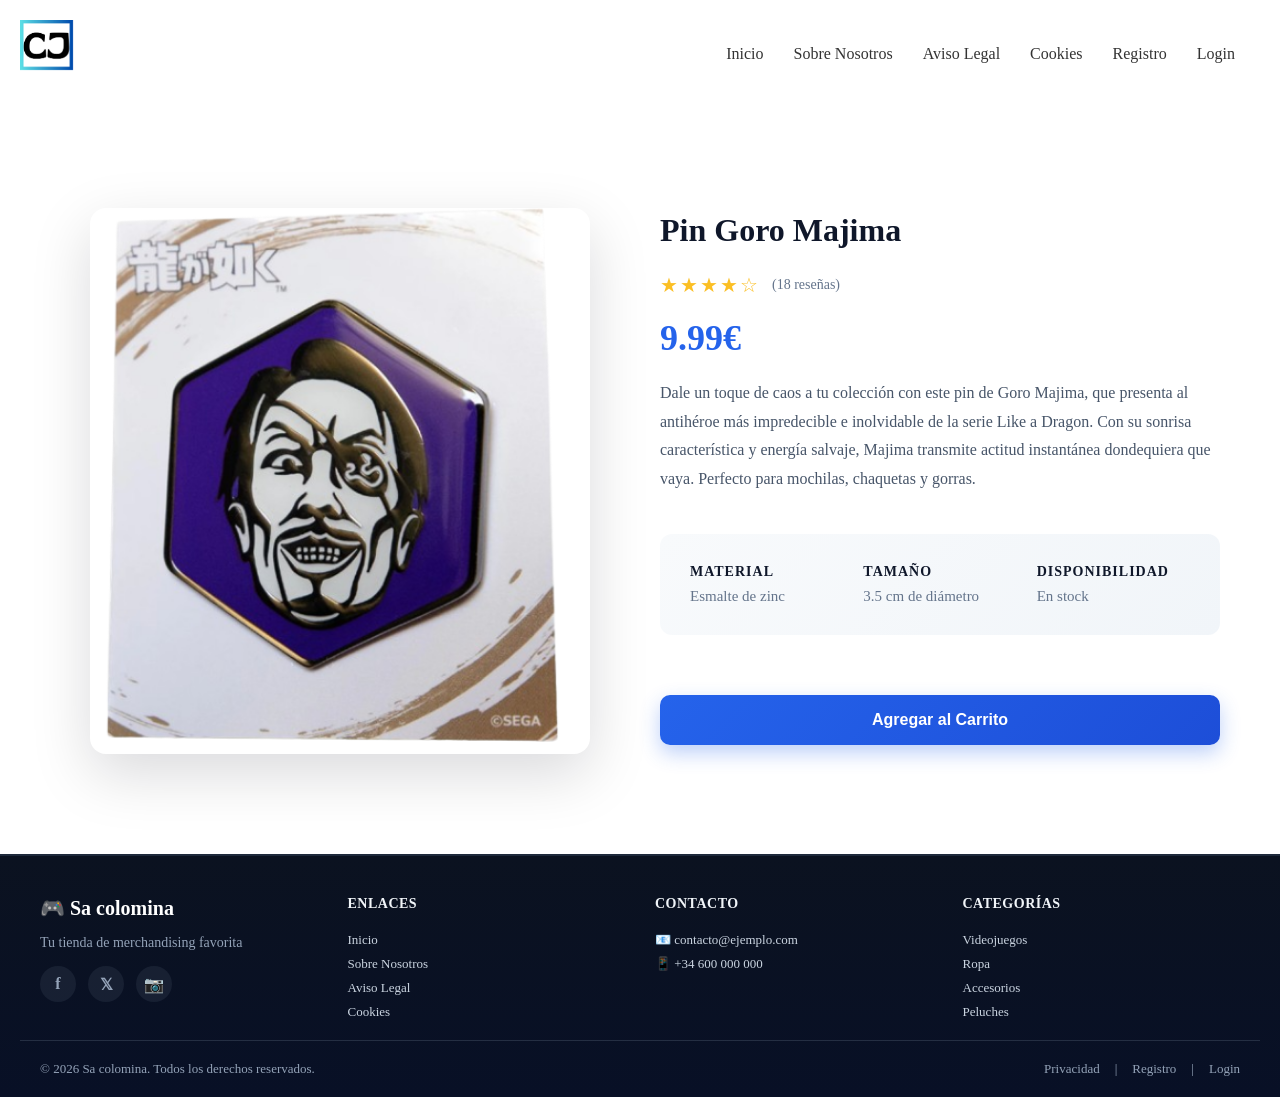
<file: productos/goro-majima-pin.html>
<!DOCTYPE html>
<html lang="es">
<head>
    <meta charset="UTF-8">
    <meta name="viewport" content="width=device-width, initial-scale=1.0">
    <title>Pin Goro Majima - Sa colomina</title>
    <link rel="icon" type="image/png" href="../imagenes/Favicon.png">
    <link rel="stylesheet" href="../estilos/estilos-global.css">
    <link rel="stylesheet" href="../estilos/estilos-producto.css">
</head>
<body>
    <header>
        <div class="logo-container">
            <a href="../index.html">
                <img src="../imagenes/Logo.png" alt="Sacolomina Logo" class="logo">
            </a>
        </div>
        <details class="menu-mobile">
            <summary>☰ Menú</summary>
            <nav>
                <ul>
                    <li><a href="../index.html">Inicio</a></li>
                    <li><a href="../paginas/nosotros.html">Sobre Nosotros</a></li>
                    <li><a href="../paginas/avisolegal.html">Aviso Legal</a></li>
                    <li><a href="../paginas/cookies.html">Cookies</a></li>
                    <li><a href="../paginas/registro.html">Registro</a></li>
                    <li><a href="../paginas/login.html">Login</a></li>
                </ul>
            </nav>
        </details>
        <nav class="menu-desktop">
            <ul>
                <li><a href="../index.html">Inicio</a></li>
                <li><a href="../paginas/nosotros.html">Sobre Nosotros</a></li>
                <li><a href="../paginas/avisolegal.html">Aviso Legal</a></li>
                <li><a href="../paginas/cookies.html">Cookies</a></li>
                <li><a href="../paginas/registro.html">Registro</a></li>
                <li><a href="../paginas/login.html">Login</a></li>
            </ul>
        </nav>
    </header>
    <main>
        <section class="product-detail">
            <div class="product-gallery">
                <img src="../imagenes/Productos/Pin de Goro Magima.png" alt="Pin Goro Majima" class="main-image">
            </div>
            <div class="product-info">
                <h1>Pin Goro Majima</h1>
                <div class="rating">
                    <span class="stars">★★★★☆</span>
                    <span class="review-count">(18 reseñas)</span>
                </div>
                <p class="price">9.99€</p>
                <p class="description">Dale un toque de caos a tu colección con este pin de Goro Majima, que presenta al antihéroe más impredecible e inolvidable de la serie Like a Dragon. Con su sonrisa característica y energía salvaje, Majima transmite actitud instantánea dondequiera que vaya. Perfecto para mochilas, chaquetas y gorras.</p>
                
                <div class="product-details">
                    <div class="detail-item">
                        <h4>Material</h4>
                        <p>Esmalte de zinc</p>
                    </div>
                    <div class="detail-item">
                        <h4>Tamaño</h4>
                        <p>3.5 cm de diámetro</p>
                    </div>
                    <div class="detail-item">
                        <h4>Disponibilidad</h4>
                        <p>En stock</p>
                    </div>
                </div>

                <div class="product-actions">
                    <button class="btn btn-add-cart">Agregar al Carrito</button>
                </div>
            </div>
        </section>
    </main>
    <footer>
        <div class="footer-inner">
            <div class="footer-section footer-brand-section">
                <h3 class="footer-brand">🎮 Sa colomina</h3>
                <p class="footer-tagline">Tu tienda de merchandising favorita</p>
                <div class="social-links">
                    <a href="#" title="Facebook" class="social-icon">f</a>
                    <a href="#" title="Twitter" class="social-icon">𝕏</a>
                    <a href="#" title="Instagram" class="social-icon">📷</a>
                </div>
            </div>
            <div class="footer-col">
                <h4>Enlaces</h4>
                <ul>
                    <li><a href="../index.html">Inicio</a></li>
                    <li><a href="../paginas/nosotros.html">Sobre Nosotros</a></li>
                    <li><a href="../paginas/avisolegal.html">Aviso Legal</a></li>
                    <li><a href="../paginas/cookies.html">Cookies</a></li>
                </ul>
            </div>
            <div class="footer-col">
                <h4>Contacto</h4>
                <ul>
                    <li><a href="mailto:contacto@ejemplo.com">📧 contacto@ejemplo.com</a></li>
                    <li><a href="tel:+34600000000">📱 +34 600 000 000</a></li>
                </ul>
            </div>
            <div class="footer-col">
                <h4>Categorías</h4>
                <ul>
                    <li><a href="../index.html">Videojuegos</a></li>
                    <li><a href="../index.html">Ropa</a></li>
                    <li><a href="../index.html">Accesorios</a></li>
                    <li><a href="../index.html">Peluches</a></li>
                </ul>
            </div>
        </div>
        <div class="footer-divider"></div>
        <div class="footer-bottom">
            <p>&copy; 2026 Sa colomina. Todos los derechos reservados.</p>
            <div class="footer-meta">
                <a href="../paginas/avisolegal.html">Privacidad</a> | 
                <a href="../paginas/registro.html">Registro</a> | 
                <a href="../paginas/login.html">Login</a>
            </div>
        </div>
    </footer>
</body>
</html>
</file>
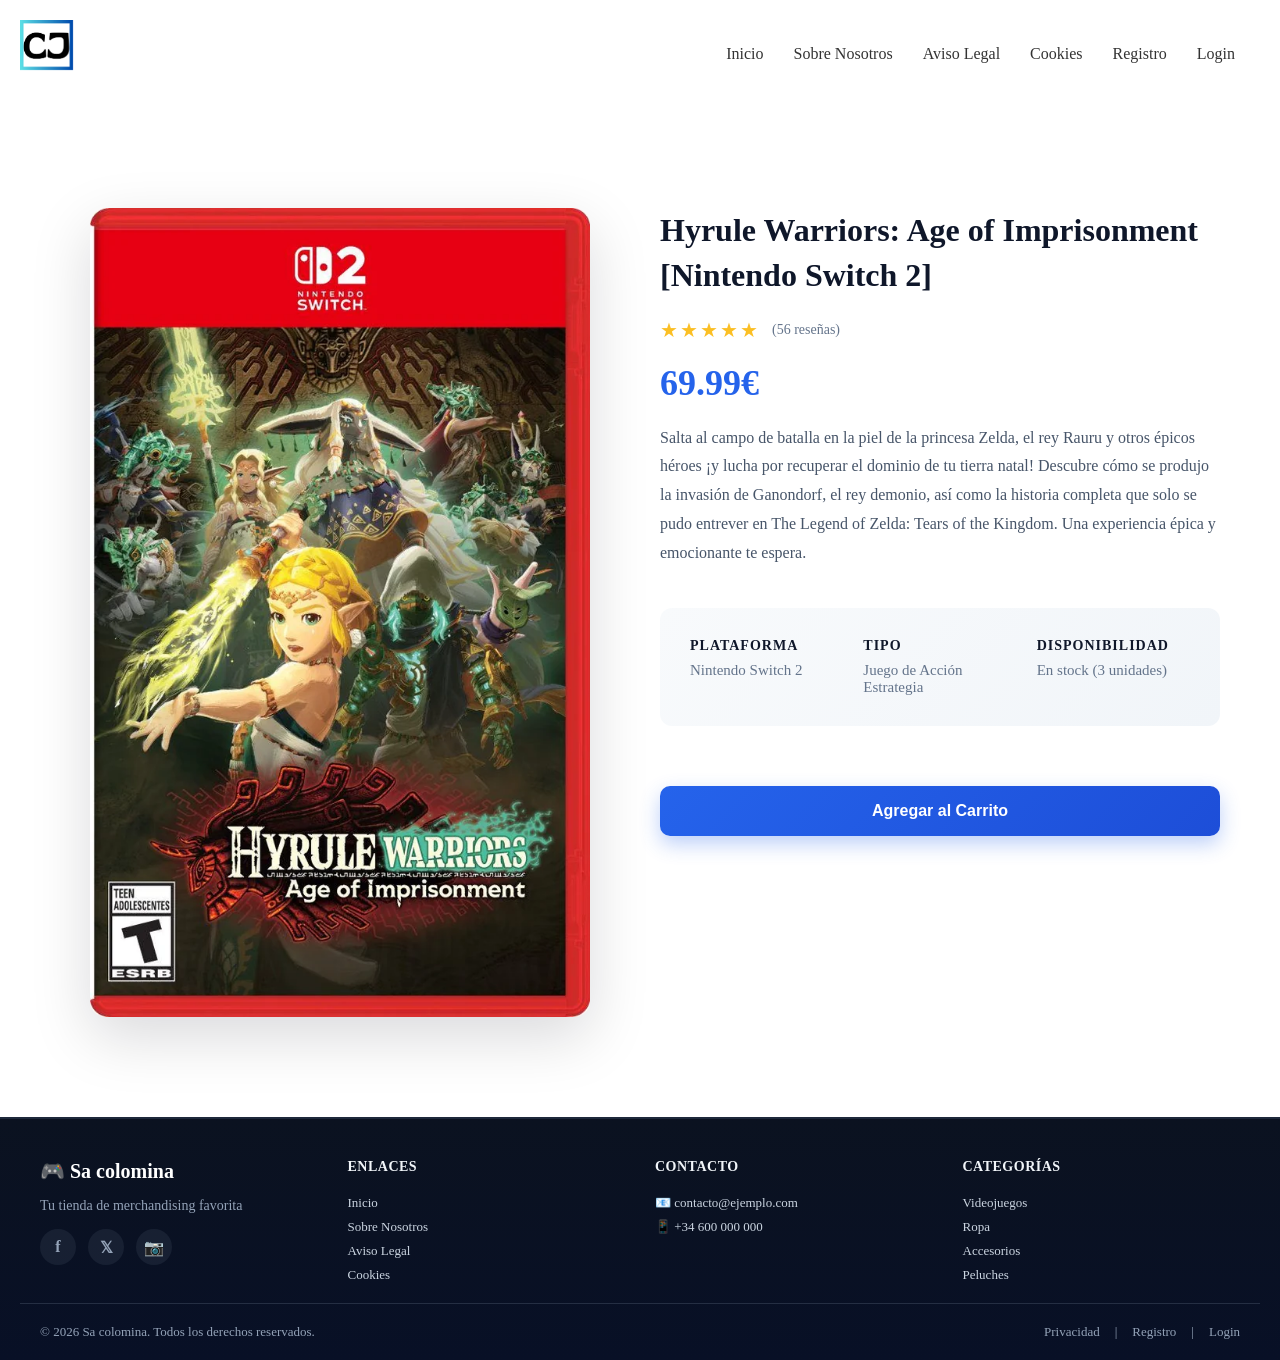
<file: productos/hyrule-warriors-age.html>
<!DOCTYPE html>
<html lang="es">
<head>
    <meta charset="UTF-8">
    <meta name="viewport" content="width=device-width, initial-scale=1.0">
    <title>Hyrule Warriors: Age of Imprisonment - Sa colomina</title>
    <link rel="icon" type="image/png" href="../imagenes/Favicon.png">
    <link rel="stylesheet" href="../estilos/estilos-global.css">
    <link rel="stylesheet" href="../estilos/estilos-producto.css">
</head>
<body>
    <header>
        <div class="logo-container">
            <a href="../index.html">
                <img src="../imagenes/Logo.png" alt="Sacolomina Logo" class="logo">
            </a>
        </div>
        <details class="menu-mobile">
            <summary>☰ Menú</summary>
            <nav>
                <ul>
                    <li><a href="../index.html">Inicio</a></li>
                    <li><a href="../paginas/nosotros.html">Sobre Nosotros</a></li>
                    <li><a href="../paginas/avisolegal.html">Aviso Legal</a></li>
                    <li><a href="../paginas/cookies.html">Cookies</a></li>
                    <li><a href="../paginas/registro.html">Registro</a></li>
                    <li><a href="../paginas/login.html">Login</a></li>
                </ul>
            </nav>
        </details>
        <nav class="menu-desktop">
            <ul>
                <li><a href="../index.html">Inicio</a></li>
                <li><a href="../paginas/nosotros.html">Sobre Nosotros</a></li>
                <li><a href="../paginas/avisolegal.html">Aviso Legal</a></li>
                <li><a href="../paginas/cookies.html">Cookies</a></li>
                <li><a href="../paginas/registro.html">Registro</a></li>
                <li><a href="../paginas/login.html">Login</a></li>
            </ul>
        </nav>
    </header>
    <main>
        <section class="product-detail">
            <div class="product-gallery">
                <img src="../imagenes/Productos/Aoi.png" alt="Hyrule Warriors: Age of Imprisonment" class="main-image">
            </div>
            <div class="product-info">
                <h1>Hyrule Warriors: Age of Imprisonment [Nintendo Switch 2]</h1>
                <div class="rating">
                    <span class="stars">★★★★★</span>
                    <span class="review-count">(56 reseñas)</span>
                </div>
                <p class="price">69.99€</p>
                <p class="description">Salta al campo de batalla en la piel de la princesa Zelda, el rey Rauru y otros épicos héroes ¡y lucha por recuperar el dominio de tu tierra natal! Descubre cómo se produjo la invasión de Ganondorf, el rey demonio, así como la historia completa que solo se pudo entrever en The Legend of Zelda: Tears of the Kingdom. Una experiencia épica y emocionante te espera.</p>
                
                <div class="product-details">
                    <div class="detail-item">
                        <h4>Plataforma</h4>
                        <p>Nintendo Switch 2</p>
                    </div>
                    <div class="detail-item">
                        <h4>Tipo</h4>
                        <p>Juego de Acción Estrategia</p>
                    </div>
                    <div class="detail-item">
                        <h4>Disponibilidad</h4>
                        <p>En stock (3 unidades)</p>
                    </div>
                </div>

                <div class="product-actions">
                    <button class="btn btn-add-cart">Agregar al Carrito</button>
                </div>
            </div>
        </section>
    </main>
    <footer>
        <div class="footer-inner">
            <div class="footer-section footer-brand-section">
                <h3 class="footer-brand">🎮 Sa colomina</h3>
                <p class="footer-tagline">Tu tienda de merchandising favorita</p>
                <div class="social-links">
                    <a href="#" title="Facebook" class="social-icon">f</a>
                    <a href="#" title="Twitter" class="social-icon">𝕏</a>
                    <a href="#" title="Instagram" class="social-icon">📷</a>
                </div>
            </div>
            <div class="footer-col">
                <h4>Enlaces</h4>
                <ul>
                    <li><a href="../index.html">Inicio</a></li>
                    <li><a href="../paginas/nosotros.html">Sobre Nosotros</a></li>
                    <li><a href="../paginas/avisolegal.html">Aviso Legal</a></li>
                    <li><a href="../paginas/cookies.html">Cookies</a></li>
                </ul>
            </div>
            <div class="footer-col">
                <h4>Contacto</h4>
                <ul>
                    <li><a href="mailto:contacto@ejemplo.com">📧 contacto@ejemplo.com</a></li>
                    <li><a href="tel:+34600000000">📱 +34 600 000 000</a></li>
                </ul>
            </div>
            <div class="footer-col">
                <h4>Categorías</h4>
                <ul>
                    <li><a href="../index.html">Videojuegos</a></li>
                    <li><a href="../index.html">Ropa</a></li>
                    <li><a href="../index.html">Accesorios</a></li>
                    <li><a href="../index.html">Peluches</a></li>
                </ul>
            </div>
        </div>
        <div class="footer-divider"></div>
        <div class="footer-bottom">
            <p>&copy; 2026 Sa colomina. Todos los derechos reservados.</p>
            <div class="footer-meta">
                <a href="../paginas/avisolegal.html">Privacidad</a> | 
                <a href="../paginas/registro.html">Registro</a> | 
                <a href="../paginas/login.html">Login</a>
            </div>
        </div>
    </footer>
</body>
</html>
</file>
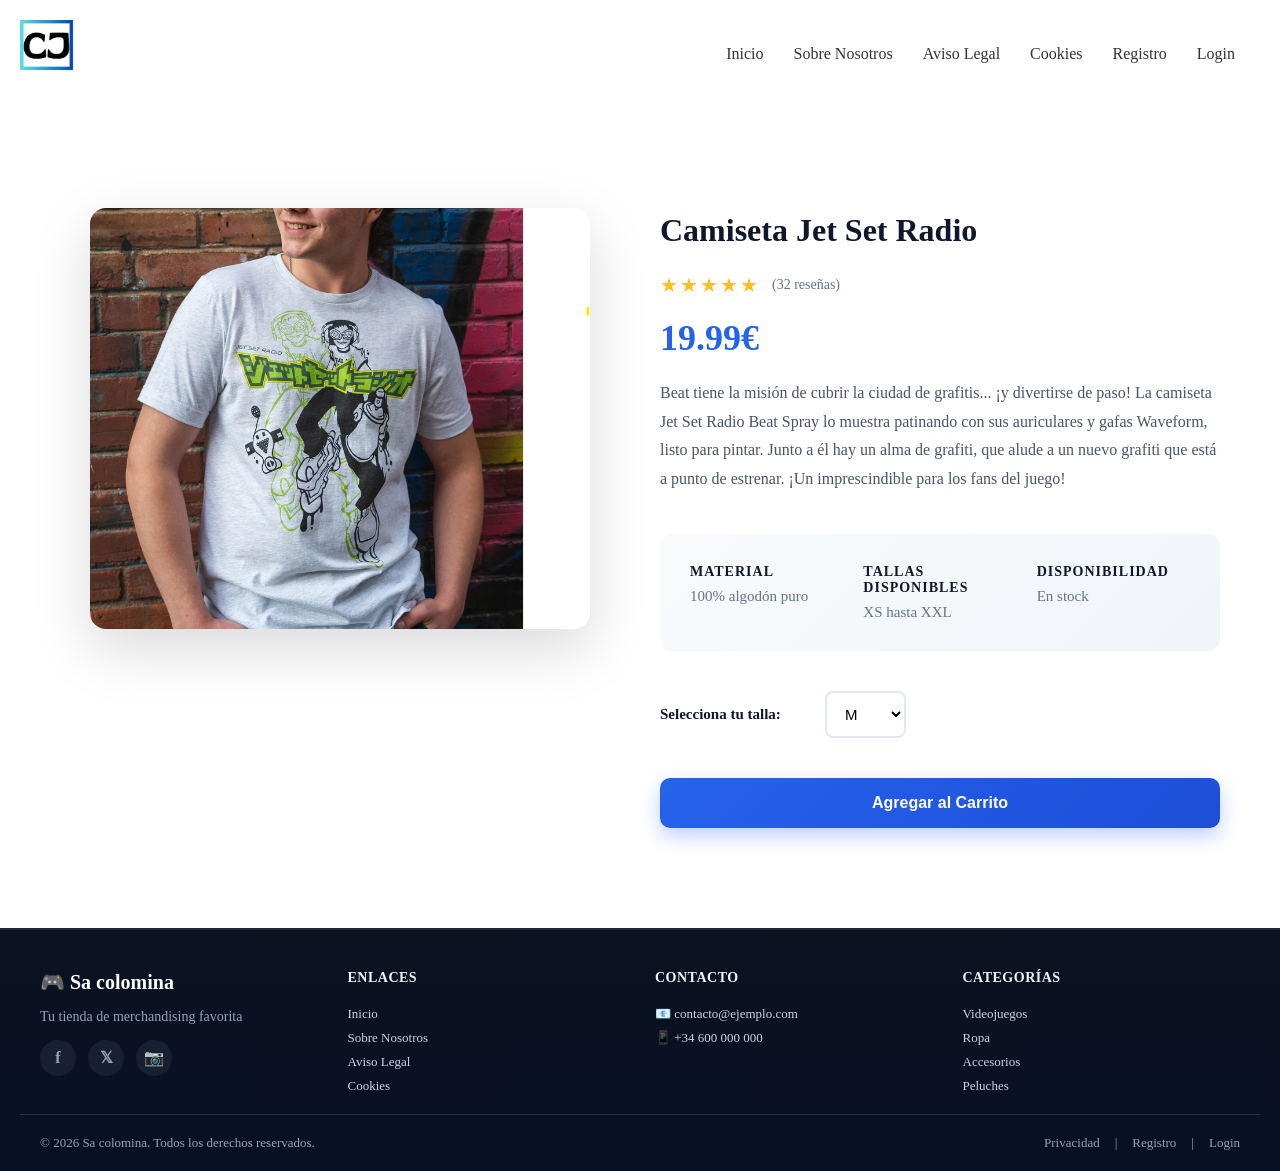
<file: productos/jet-set-radio-camiseta.html>
<!DOCTYPE html>
<html lang="es">
<head>
    <meta charset="UTF-8">
    <meta name="viewport" content="width=device-width, initial-scale=1.0">
    <title>Camiseta Jet Set Radio - Sa colomina</title>
    <link rel="icon" type="image/png" href="../imagenes/Favicon.png">
    <link rel="stylesheet" href="../estilos/estilos-global.css">
    <link rel="stylesheet" href="../estilos/estilos-producto.css">
</head>
<body>
    <header>
        <div class="logo-container">
            <a href="../index.html">
                <img src="../imagenes/Logo.png" alt="Sacolomina Logo" class="logo">
            </a>
        </div>
        <details class="menu-mobile">
            <summary>☰ Menú</summary>
            <nav>
                <ul>
                    <li><a href="../index.html">Inicio</a></li>
                    <li><a href="../paginas/nosotros.html">Sobre Nosotros</a></li>
                    <li><a href="../paginas/avisolegal.html">Aviso Legal</a></li>
                    <li><a href="../paginas/cookies.html">Cookies</a></li>
                    <li><a href="../paginas/registro.html">Registro</a></li>
                    <li><a href="../paginas/login.html">Login</a></li>
                </ul>
            </nav>
        </details>
        <nav class="menu-desktop">
            <ul>
                <li><a href="../index.html">Inicio</a></li>
                <li><a href="../paginas/nosotros.html">Sobre Nosotros</a></li>
                <li><a href="../paginas/avisolegal.html">Aviso Legal</a></li>
                <li><a href="../paginas/cookies.html">Cookies</a></li>
                <li><a href="../paginas/registro.html">Registro</a></li>
                <li><a href="../paginas/login.html">Login</a></li>
            </ul>
        </nav>
    </header>
    <main>
        <section class="product-detail">
            <div class="product-gallery">
                <img src="../imagenes/Productos/Camiseta Jet Set Radio.png" alt="Camiseta Jet Set Radio" class="main-image">
            </div>
            <div class="product-info">
                <h1>Camiseta Jet Set Radio</h1>
                <div class="rating">
                    <span class="stars">★★★★★</span>
                    <span class="review-count">(32 reseñas)</span>
                </div>
                <p class="price">19.99€</p>
                <p class="description">Beat tiene la misión de cubrir la ciudad de grafitis... ¡y divertirse de paso! La camiseta Jet Set Radio Beat Spray lo muestra patinando con sus auriculares y gafas Waveform, listo para pintar. Junto a él hay un alma de grafiti, que alude a un nuevo grafiti que está a punto de estrenar. ¡Un imprescindible para los fans del juego!</p>
                
                <div class="product-details">
                    <div class="detail-item">
                        <h4>Material</h4>
                        <p>100% algodón puro</p>
                    </div>
                    <div class="detail-item">
                        <h4>Tallas Disponibles</h4>
                        <p>XS hasta XXL</p>
                    </div>
                    <div class="detail-item">
                        <h4>Disponibilidad</h4>
                        <p>En stock</p>
                    </div>
                </div>

                <div class="size-selector">
                    <label for="size">Selecciona tu talla:</label>
                    <select id="size">
                        <option value="xs">XS</option>
                        <option value="s">S</option>
                        <option value="m" selected>M</option>
                        <option value="l">L</option>
                        <option value="xl">XL</option>
                        <option value="xxl">XXL</option>
                    </select>
                </div>

                <div class="product-actions">
                    <button class="btn btn-add-cart">Agregar al Carrito</button>
                </div>
            </div>
        </section>
    </main>
    <footer>
        <div class="footer-inner">
            <div class="footer-section footer-brand-section">
                <h3 class="footer-brand">🎮 Sa colomina</h3>
                <p class="footer-tagline">Tu tienda de merchandising favorita</p>
                <div class="social-links">
                    <a href="#" title="Facebook" class="social-icon">f</a>
                    <a href="#" title="Twitter" class="social-icon">𝕏</a>
                    <a href="#" title="Instagram" class="social-icon">📷</a>
                </div>
            </div>
            <div class="footer-col">
                <h4>Enlaces</h4>
                <ul>
                    <li><a href="../index.html">Inicio</a></li>
                    <li><a href="../paginas/nosotros.html">Sobre Nosotros</a></li>
                    <li><a href="../paginas/avisolegal.html">Aviso Legal</a></li>
                    <li><a href="../paginas/cookies.html">Cookies</a></li>
                </ul>
            </div>
            <div class="footer-col">
                <h4>Contacto</h4>
                <ul>
                    <li><a href="mailto:contacto@ejemplo.com">📧 contacto@ejemplo.com</a></li>
                    <li><a href="tel:+34600000000">📱 +34 600 000 000</a></li>
                </ul>
            </div>
            <div class="footer-col">
                <h4>Categorías</h4>
                <ul>
                    <li><a href="../index.html">Videojuegos</a></li>
                    <li><a href="../index.html">Ropa</a></li>
                    <li><a href="../index.html">Accesorios</a></li>
                    <li><a href="../index.html">Peluches</a></li>
                </ul>
            </div>
        </div>
        <div class="footer-divider"></div>
        <div class="footer-bottom">
            <p>&copy; 2026 Sa colomina. Todos los derechos reservados.</p>
            <div class="footer-meta">
                <a href="../paginas/avisolegal.html">Privacidad</a> | 
                <a href="../paginas/registro.html">Registro</a> | 
                <a href="../paginas/login.html">Login</a>
            </div>
        </div>
    </footer>
</body>
</html>
</file>
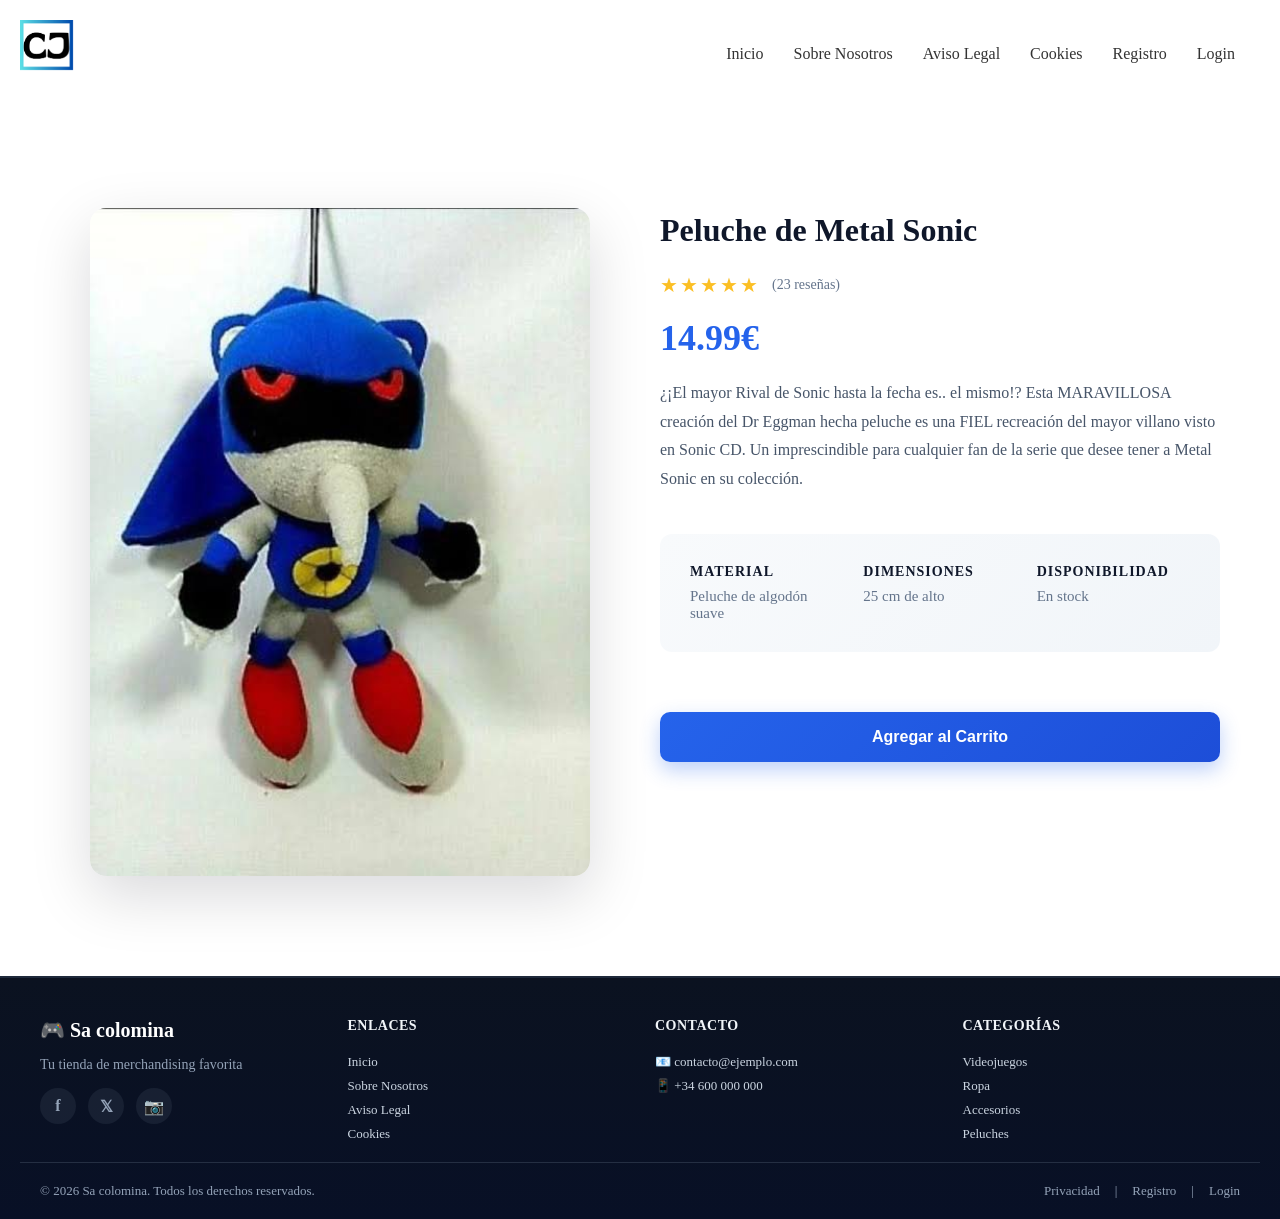
<file: productos/metal-sonic.html>
<!DOCTYPE html>
<html lang="es">
<head>
    <meta charset="UTF-8">
    <meta name="viewport" content="width=device-width, initial-scale=1.0">
    <title>Peluche de Metal Sonic - Sa colomina</title>
    <link rel="icon" type="image/png" href="../imagenes/Favicon.png">
    <link rel="stylesheet" href="../estilos/estilos-global.css">
    <link rel="stylesheet" href="../estilos/estilos-producto.css">
</head>
<body>
    <header>
        <div class="logo-container">
            <a href="../index.html">
                <img src="../imagenes/Logo.png" alt="Sacolomina Logo" class="logo">
            </a>
        </div>
        <details class="menu-mobile">
            <summary>☰ Menú</summary>
            <nav>
                <ul>
                    <li><a href="../index.html">Inicio</a></li>
                    <li><a href="../paginas/nosotros.html">Sobre Nosotros</a></li>
                    <li><a href="../paginas/avisolegal.html">Aviso Legal</a></li>
                    <li><a href="../paginas/cookies.html">Cookies</a></li>
                    <li><a href="../paginas/registro.html">Registro</a></li>
                    <li><a href="../paginas/login.html">Login</a></li>
                </ul>
            </nav>
        </details>
        <nav class="menu-desktop">
            <ul>
                <li><a href="../index.html">Inicio</a></li>
                <li><a href="../paginas/nosotros.html">Sobre Nosotros</a></li>
                <li><a href="../paginas/avisolegal.html">Aviso Legal</a></li>
                <li><a href="../paginas/cookies.html">Cookies</a></li>
                <li><a href="../paginas/registro.html">Registro</a></li>
                <li><a href="../paginas/login.html">Login</a></li>
            </ul>
        </nav>
    </header>
    <main>
        <section class="product-detail">
            <div class="product-gallery">
                <img src="../imagenes/Productos/Me Pica un pulmon.jpg" alt="Peluche de Metal Sonic" class="main-image">
            </div>
            <div class="product-info">
                <h1>Peluche de Metal Sonic</h1>
                <div class="rating">
                    <span class="stars">★★★★★</span>
                    <span class="review-count">(23 reseñas)</span>
                </div>
                <p class="price">14.99€</p>
                <p class="description">¿¡El mayor Rival de Sonic hasta la fecha es.. el mismo!? Esta MARAVILLOSA creación del Dr Eggman hecha peluche es una FIEL recreación del mayor villano visto en Sonic CD. Un imprescindible para cualquier fan de la serie que desee tener a Metal Sonic en su colección.</p>
                
                <div class="product-details">
                    <div class="detail-item">
                        <h4>Material</h4>
                        <p>Peluche de algodón suave</p>
                    </div>
                    <div class="detail-item">
                        <h4>Dimensiones</h4>
                        <p>25 cm de alto</p>
                    </div>
                    <div class="detail-item">
                        <h4>Disponibilidad</h4>
                        <p>En stock</p>
                    </div>
                </div>

                <div class="product-actions">
                    <button class="btn btn-add-cart">Agregar al Carrito</button>
                </div>
            </div>
        </section>
    </main>
    <footer>
        <div class="footer-inner">
            <div class="footer-section footer-brand-section">
                <h3 class="footer-brand">🎮 Sa colomina</h3>
                <p class="footer-tagline">Tu tienda de merchandising favorita</p>
                <div class="social-links">
                    <a href="#" title="Facebook" class="social-icon">f</a>
                    <a href="#" title="Twitter" class="social-icon">𝕏</a>
                    <a href="#" title="Instagram" class="social-icon">📷</a>
                </div>
            </div>
            <div class="footer-col">
                <h4>Enlaces</h4>
                <ul>
                    <li><a href="../index.html">Inicio</a></li>
                    <li><a href="../paginas/nosotros.html">Sobre Nosotros</a></li>
                    <li><a href="../paginas/avisolegal.html">Aviso Legal</a></li>
                    <li><a href="../paginas/cookies.html">Cookies</a></li>
                </ul>
            </div>
            <div class="footer-col">
                <h4>Contacto</h4>
                <ul>
                    <li><a href="mailto:contacto@ejemplo.com">📧 contacto@ejemplo.com</a></li>
                    <li><a href="tel:+34600000000">📱 +34 600 000 000</a></li>
                </ul>
            </div>
            <div class="footer-col">
                <h4>Categorías</h4>
                <ul>
                    <li><a href="../index.html">Videojuegos</a></li>
                    <li><a href="../index.html">Ropa</a></li>
                    <li><a href="../index.html">Accesorios</a></li>
                    <li><a href="../index.html">Peluches</a></li>
                </ul>
            </div>
        </div>
        <div class="footer-divider"></div>
        <div class="footer-bottom">
            <p>&copy; 2026 Sa colomina. Todos los derechos reservados.</p>
            <div class="footer-meta">
                <a href="../paginas/avisolegal.html">Privacidad</a> | 
                <a href="../paginas/registro.html">Registro</a> | 
                <a href="../paginas/login.html">Login</a>
            </div>
        </div>
    </footer>
</body>
</html>
</file>
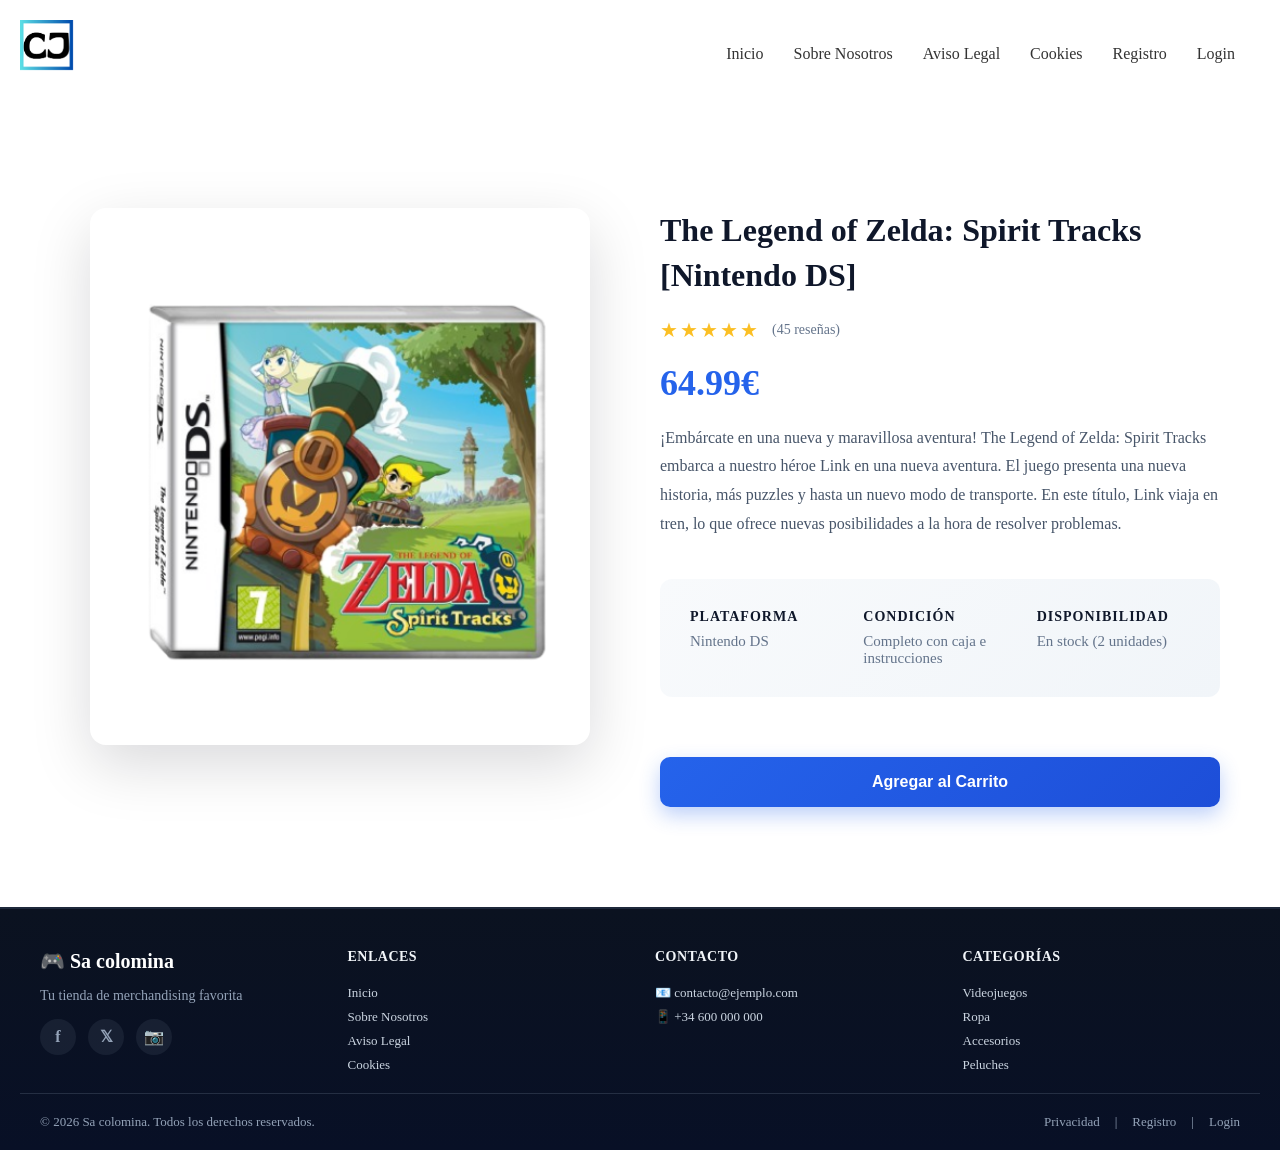
<file: productos/zelda-spirit-tracks.html>
<!DOCTYPE html>
<html lang="es">
<head>
    <meta charset="UTF-8">
    <meta name="viewport" content="width=device-width, initial-scale=1.0">
    <title>The Legend of Zelda: Spirit Tracks - Sa colomina</title>
    <link rel="icon" type="image/png" href="../imagenes/Favicon.png">
    <link rel="stylesheet" href="../estilos/estilos-global.css">
    <link rel="stylesheet" href="../estilos/estilos-producto.css">
</head>
<body>
    <header>
        <div class="logo-container">
            <a href="../index.html">
                <img src="../imagenes/Logo.png" alt="Sacolomina Logo" class="logo">
            </a>
        </div>
        <details class="menu-mobile">
            <summary>☰ Menú</summary>
            <nav>
                <ul>
                    <li><a href="../index.html">Inicio</a></li>
                    <li><a href="../paginas/nosotros.html">Sobre Nosotros</a></li>
                    <li><a href="../paginas/avisolegal.html">Aviso Legal</a></li>
                    <li><a href="../paginas/cookies.html">Cookies</a></li>
                    <li><a href="../paginas/registro.html">Registro</a></li>
                    <li><a href="../paginas/login.html">Login</a></li>
                </ul>
            </nav>
        </details>
        <nav class="menu-desktop">
            <ul>
                <li><a href="../index.html">Inicio</a></li>
                <li><a href="../paginas/nosotros.html">Sobre Nosotros</a></li>
                <li><a href="../paginas/avisolegal.html">Aviso Legal</a></li>
                <li><a href="../paginas/cookies.html">Cookies</a></li>
                <li><a href="../paginas/registro.html">Registro</a></li>
                <li><a href="../paginas/login.html">Login</a></li>
            </ul>
        </nav>
    </header>
    <main>
        <section class="product-detail">
            <div class="product-gallery">
                <img src="../imagenes/Productos/Zelda Spirit Tracks.png" alt="The Legend of Zelda: Spirit Tracks" class="main-image">
            </div>
            <div class="product-info">
                <h1>The Legend of Zelda: Spirit Tracks [Nintendo DS]</h1>
                <div class="rating">
                    <span class="stars">★★★★★</span>
                    <span class="review-count">(45 reseñas)</span>
                </div>
                <p class="price">64.99€</p>
                <p class="description">¡Embárcate en una nueva y maravillosa aventura! The Legend of Zelda: Spirit Tracks embarca a nuestro héroe Link en una nueva aventura. El juego presenta una nueva historia, más puzzles y hasta un nuevo modo de transporte. En este título, Link viaja en tren, lo que ofrece nuevas posibilidades a la hora de resolver problemas.</p>
                
                <div class="product-details">
                    <div class="detail-item">
                        <h4>Plataforma</h4>
                        <p>Nintendo DS</p>
                    </div>
                    <div class="detail-item">
                        <h4>Condición</h4>
                        <p>Completo con caja e instrucciones</p>
                    </div>
                    <div class="detail-item">
                        <h4>Disponibilidad</h4>
                        <p>En stock (2 unidades)</p>
                    </div>
                </div>

                <div class="product-actions">
                    <button class="btn btn-add-cart">Agregar al Carrito</button>
                </div>
            </div>
        </section>
    </main>
    <footer>
        <div class="footer-inner">
            <div class="footer-section footer-brand-section">
                <h3 class="footer-brand">🎮 Sa colomina</h3>
                <p class="footer-tagline">Tu tienda de merchandising favorita</p>
                <div class="social-links">
                    <a href="#" title="Facebook" class="social-icon">f</a>
                    <a href="#" title="Twitter" class="social-icon">𝕏</a>
                    <a href="#" title="Instagram" class="social-icon">📷</a>
                </div>
            </div>
            <div class="footer-col">
                <h4>Enlaces</h4>
                <ul>
                    <li><a href="../index.html">Inicio</a></li>
                    <li><a href="../paginas/nosotros.html">Sobre Nosotros</a></li>
                    <li><a href="../paginas/avisolegal.html">Aviso Legal</a></li>
                    <li><a href="../paginas/cookies.html">Cookies</a></li>
                </ul>
            </div>
            <div class="footer-col">
                <h4>Contacto</h4>
                <ul>
                    <li><a href="mailto:contacto@ejemplo.com">📧 contacto@ejemplo.com</a></li>
                    <li><a href="tel:+34600000000">📱 +34 600 000 000</a></li>
                </ul>
            </div>
            <div class="footer-col">
                <h4>Categorías</h4>
                <ul>
                    <li><a href="../index.html">Videojuegos</a></li>
                    <li><a href="../index.html">Ropa</a></li>
                    <li><a href="../index.html">Accesorios</a></li>
                    <li><a href="../index.html">Peluches</a></li>
                </ul>
            </div>
        </div>
        <div class="footer-divider"></div>
        <div class="footer-bottom">
            <p>&copy; 2026 Sa colomina. Todos los derechos reservados.</p>
            <div class="footer-meta">
                <a href="../paginas/avisolegal.html">Privacidad</a> | 
                <a href="../paginas/registro.html">Registro</a> | 
                <a href="../paginas/login.html">Login</a>
            </div>
        </div>
    </footer>
</body>
</html>
</file>
<file: estilos/estilos-global.css>
/* ===== ESTILOS GLOBALES ===== */
/* Reinicia márgenes, padding y ajusta el modelo de caja para todos los elementos */
* {
    margin: 0;
    padding: 0;
    box-sizing: border-box;
}

/* Asegura que el cuerpo ocupe toda la pantalla y permite que el footer se mantenga al fondo */
html {
    scroll-behavior: smooth;
    height: 100%;
}
body { display: flex; flex-direction: column; min-height: 100vh; }


/* ===== HEADER Y NAVEGACIÓN ===== */
/* Encabezado con menú alineado a la derecha */
header {
    display: flex;
    justify-content: flex-end;
    align-items: center;
    padding: 20px;
    position: relative;
}

/* Contenedor del logo en la esquina superior izquierda */
.logo-container {
    position: fixed;
    top: 20px;
    left: 20px;
    z-index: 101;
}

.logo {
    height: 50px;
    width: auto;
}

/* Enlace del logo */
.logo-container a {
    display: inline-block;
    text-decoration: none;
    cursor: pointer;
}

/* Menú hamburguesa para dispositivos móviles (oculto por defecto) */
.menu-mobile {
    display: none;
    position: absolute;
    right: 20px;
}

/* Botón del menú móvil - icono de tres líneas */
.menu-mobile summary {
    cursor: pointer;
    font-size: 28px;
    color: #333;
    font-weight: 500;
    user-select: none;
    padding: 10px;
    list-style: none;
    transition: all 0.3s ease;
}

/* Oculta el marcador predeterminado de details en navegadores webkit */
.menu-mobile summary::-webkit-details-marker {
    display: none;
}

/* Oculta el marcador predeterminado de details en otros navegadores */
.menu-mobile summary::marker {
    display: none;
}

/* Efecto hover sobre el botón del menú móvil */
.menu-mobile summary:hover {
    color: #0066cc;
    transform: scale(1.1);
}

/* Estado abierto del menú mobile */
.menu-mobile[open] summary {
    color: #0066cc;
    transform: scale(1.1);
}

/* Menú desplegable móvil - aparece debajo del botón */
.menu-mobile nav {
    position: absolute;
    top: 70px;
    left: 0;
    right: 0;
    background-color: #fff;
    box-shadow: 0 2px 8px rgba(0, 0, 0, 0.1);
    width: 100%;
    z-index: 1000;
    margin-top: 20px;
    animation: slideDown 0.3s ease-out;
    border-radius: 8px;
    overflow: hidden;
}

/* Animación de apertura del menú */
@keyframes slideDown {
    from {
        opacity: 0;
        transform: translateY(-20px);
    }
    to {
        opacity: 1;
        transform: translateY(0);
    }
}

/* Estilos de la lista del menú móvil */
.menu-mobile nav ul {
    display: flex;
    flex-direction: column;
    list-style: none;
    gap: 0;
}

/* Elementos de la lista del menú móvil */
.menu-mobile nav li {
    padding: 0;
    border-bottom: 1px solid #e5e5e5;
    animation: fadeInRight 0.4s ease-out forwards;
}

/* Animación escalonada para cada elemento del menú */
.menu-mobile nav li:nth-child(1) { animation-delay: 0.05s; }
.menu-mobile nav li:nth-child(2) { animation-delay: 0.1s; }
.menu-mobile nav li:nth-child(3) { animation-delay: 0.15s; }
.menu-mobile nav li:nth-child(4) { animation-delay: 0.2s; }
.menu-mobile nav li:nth-child(5) { animation-delay: 0.25s; }
.menu-mobile nav li:nth-child(6) { animation-delay: 0.3s; }

/* Animación de entrada para los elementos del menú */
@keyframes fadeInRight {
    from {
        opacity: 0;
        transform: translateX(20px);
    }
    to {
        opacity: 1;
        transform: translateX(0);
    }
}

/* Último elemento sin borde */
.menu-mobile nav li:last-child {
    border-bottom: none;
}

/* Enlaces del menú móvil */
.menu-mobile nav a {
    display: block;
    padding: 15px 20px;
    text-decoration: none;
    color: #333;
    transition: all 0.3s ease;
    position: relative;
    border-left: 3px solid transparent;
}

/* Efecto hover en los enlaces del menú móvil */
.menu-mobile nav a:hover {
    background-color: #f0f0f0;
    color: #2563eb;
    padding-left: 25px;
    border-left-color: #2563eb;

    color: #333;
    font-weight: 500;
    transition: background-color 0.3s ease, color 0.3s ease;
}

/* Efecto hover en enlaces del menú móvil */
.menu-mobile nav a:hover {
    background-color: #f0f0f0;
    color: #0066cc;
}

/* Menú horizontal para pantallas grandes (visible por defecto) */
.menu-desktop {
    display: block;
}



/* Lista de navegación - menú horizontal */
nav ul {
    display: flex;
    justify-content: flex-end;
    list-style: none;
    gap: 20px;
    padding: 20px;
}

/* Enlaces de navegación */
nav a {
    text-decoration: none;
    color: #333;
    font-weight: 500;
    position: relative;
    padding: 8px 0;
    transition: color 0.3s ease;
}

/* Efecto subrayado animado en los enlaces del menú */
nav a::after {
    content: '';
    position: absolute;
    bottom: 0;
    left: 0;
    width: 0;
    height: 2px;
    background: linear-gradient(90deg, #2563eb, #1d4ed8);
    transition: width 0.3s ease;
}

nav a:hover {
    color: #2563eb;
}

nav a:hover::after {
    width: 100%;
}



/* ===== CONTENIDO PRINCIPAL ===== */
/* Contenedor principal del sitio */
main {
    padding: 40px 20px;
    padding-top: 120px;
    flex: 1;
}

/* Sección hero - portada con imagen de fondo */
.hero-section {
    text-align: left;
    padding: 120px 20px;
    background-size: cover;
    background-position: center;
    background-repeat: no-repeat;
    background-color: #f5f5f5;
    border-radius: 12px;
    margin-bottom: 40px;
    min-height: 600px;
    display: flex;
    flex-direction: column;
    justify-content: center;
    align-items: flex-start;
    transition: background-image 0.8s ease-in-out;
}

/* Título principal de la portada */
.hero-section h1 {
    margin-bottom: 20px;
    color: #ffffff;
    text-shadow: 3px 3px 6px rgba(0, 0, 0, 0.7);
    font-size: 48px;
    font-weight: 800;
    letter-spacing: -1px;
    max-width: 600px;
}

/* Párrafo en la portada */
.hero-section p {
    font-size: 20px;
    color: #ffffff;
    text-shadow: 2px 2px 4px rgba(0, 0, 0, 0.7);
    font-weight: 500;
    line-height: 1.6;
    max-width: 600px;
}

/* Media query para móviles - centrar texto */
@media (max-width: 768px) {
    .hero-section {
        text-align: center;
        align-items: center;
        padding: 60px 20px;
    }

    .hero-section h1 {
        max-width: 100%;
    }

    .hero-section p {
        max-width: 100%;
    }
}


/* ===== FOOTER ===== */
footer {
    background: linear-gradient(180deg, #0b1220, #081026);
    color: #dbeafe;
    padding: 40px 20px 20px;
    margin-top: auto;
    border-top: 2px solid #1e293b;
}

/* Contenedor principal del footer */
.footer-inner {
    max-width: 1200px;
    margin: 0 auto;
    display: grid;
    grid-template-columns: repeat(auto-fit, minmax(220px, 1fr));
    gap: 30px;
    margin-bottom: 20px;
}

/* Sección de marca con icono y redes sociales */
.footer-brand-section {
    display: flex;
    flex-direction: column;
    gap: 15px;
}

.footer-brand {
    font-weight: 700;
    font-size: 20px;
    color: #fff;
    margin: 0;
}

.footer-tagline {
    color: #94a3b8;
    font-size: 14px;
    margin: 0;
}

/* Enlaces de redes sociales */
.social-links {
    display: inline-flex;
    gap: 12px;
}

.social-icon {
    display: inline-flex;
    align-items: center;
    justify-content: center;
    width: 36px;
    height: 36px;
    background: rgba(148, 163, 184, 0.1);
    border-radius: 50%;
    color: #94a3b8;
    text-decoration: none;
    font-weight: bold;
    transition: all 0.3s ease;
}

.social-icon:hover {
    background: #3b82f6;
    color: white;
    transform: translateY(-3px);
    box-shadow: 0 4px 12px rgba(59, 130, 246, 0.3);
}

/* Columnas del footer */
.footer-col {
    display: flex;
    flex-direction: column;
    gap: 10px;
}

.footer-col h4 {
    font-size: 14px;
    font-weight: 600;
    color: #f1f5f9;
    text-transform: uppercase;
    letter-spacing: 0.5px;
    margin: 0 0 10px 0;
}

.footer-col ul {
    list-style: none;
    padding: 0;
    display: flex;
    flex-direction: column;
    gap: 8px;
}

.footer-col li {
    margin: 0;
}

.footer-col a {
    color: #cbd5e1;
    font-size: 13px;
    text-decoration: none;
    transition: all 0.2s ease;
}

.footer-col a:hover {
    color: #3b82f6;
    padding-left: 5px;
}

.footer-col li:not(a) {
    color: #cbd5e1;
    font-size: 13px;
}

/* Divisor */
.footer-divider {
    height: 1px;
    background: rgba(148, 163, 184, 0.2);
    margin: 20px 0;
}

/* Footer inferior con copyright */
.footer-bottom {
    max-width: 1200px;
    margin: 0 auto;
    display: flex;
    justify-content: space-between;
    align-items: center;
    flex-wrap: wrap;
    gap: 20px;
    font-size: 13px;
    color: #94a3b8;
}

.footer-bottom p {
    margin: 0;
}

.footer-meta {
    display: flex;
    gap: 15px;
}

.footer-meta a {
    color: #94a3b8;
    text-decoration: none;
    transition: color 0.2s ease;
}

.footer-meta a:hover {
    color: #3b82f6;
}

/* Responsive: tablets */
@media (max-width: 768px) {
    footer {
        padding: 30px 15px 15px;
    }

    .footer-inner {
        grid-template-columns: repeat(2, 1fr);
        gap: 20px;
    }

    .footer-bottom {
        flex-direction: column;
        text-align: center;
    }

    .footer-meta {
        justify-content: center;
    }
}

/* Responsive: móviles */
@media (max-width: 576px) {
    footer {
        padding: 25px 12px 15px;
    }

    .footer-inner {
        grid-template-columns: 1fr;
        gap: 20px;
    }

    .footer-brand-section {
        align-items: center;
        text-align: center;
    }

    .footer-brand {
        font-size: 18px;
    }

    .footer-col {
        align-items: center;
        text-align: center;
    }

    .footer-col h4 {
        font-size: 13px;
    }

    .footer-col ul {
        align-items: center;
    }

    .footer-col a {
        font-size: 12px;
    }

    .footer-col a:hover {
        padding-left: 0;
    }

    .footer-bottom {
        flex-direction: column;
        text-align: center;
        font-size: 12px;
        gap: 15px;
    }

    .footer-meta {
        flex-direction: column;
        gap: 10px;
        justify-content: center;
    }

    .social-links {
        justify-content: center;
    }
}



/* ===== MEDIA QUERIES - DISEÑO RESPONSIVO ===== */

/* MÓVILES - Pantallas de hasta 576px */
@media (max-width: 576px) {
    /* Muestra el menú hamburguesa en móviles */
    .menu-mobile {
        display: flex;
    }

    /* Oculta el menú desktop en móviles */
    .menu-desktop {
        display: none;
    }

    /* Menú móvil en disposición vertical */
    .menu-mobile nav ul {
        flex-direction: column;
        padding: 0;
    }

    /* Separadores entre items del menú móvil */
    .menu-mobile nav li {
        border-bottom: 1px solid #e5e5e5;
    }

    /* Último elemento sin borde */
    .menu-mobile nav li:last-child {
        border-bottom: none;
    }

    /* Enlaces del menú móvil con padding completo */
    .menu-mobile nav a {
        display: block;
        padding: 15px 20px;
        color: #333;
        text-decoration: none;
        font-weight: 500;
        font-size: 16px;
    }

    /* Efecto hover en menú móvil */
    .menu-mobile nav a:hover {
        background-color: #f0f0f0;
        color: #0066cc;
    }

    /* Menos padding en pantallas móviles */
    main {
        padding: 20px 10px;
        padding-top: 120px;
    }

    /* Títulos más pequeños en móviles */
    h1 {
        font-size: 24px;
    }
}

/* TABLETS - Pantallas entre 577px y 768px */
@media (min-width: 577px) and (max-width: 768px) {
    /* Espaciado reducido en navegación */
    nav ul {
        gap: 15px;
        padding: 15px;
    }

    /* Padding moderado en el contenido principal */
    main {
        padding: 30px 15px;
        padding-top: 120px;
    }

    /* Títulos medianos en tablets */
    h1 {
        font-size: 28px;
    }
}

/* PORTÁTILES - Pantallas entre 769px y 1200px */
@media (min-width: 769px) and (max-width: 1200px) {
    /* Espaciado normal en navegación */
    nav ul {
        gap: 20px;
        padding: 20px;
    }

    /* Padding normal en contenido principal */
    main {
        padding: 35px 20px;
    }

    /* Títulos grandes en portátiles */
    h1 {
        font-size: 32px;
    }
}

/* ESCRITORIO - Pantallas mayores a 1201px */
@media (min-width: 1201px) {
    /* Espaciado generoso en navegación */
    nav ul {
        gap: 30px;
        padding: 25px;
    }

    /* Padding óptimo en contenido principal */
    main {
        padding: 40px 20px;
    }

    /* Títulos muy grandes en escritorio */
    h1 {
        font-size: 36px;
    }
}
</file>
<file: estilos/estilos-index.css>
/* ===== PÁGINA INICIO ===== */

/* ===== GRID DE CONTENIDO ===== */
/* Contenedor grid responsivo para mostrar elementos en columnas */
.grid-container {
    display: grid;
    grid-template-columns: repeat(auto-fit, minmax(250px, 1fr));
    gap: 20px;
    max-width: 1200px;
    margin: 0 auto;
}

/* Elemento individual del grid */
.grid-item {
    background: linear-gradient(135deg, #ffffff 0%, #f8fafc 100%);
    padding: 20px;
    border-radius: 12px;
    border: 1px solid #e2e8f0;
    box-shadow: 0 2px 8px rgba(0, 0, 0, 0.08);
    transition: all 0.3s ease;
}

/* Efecto hover en los elementos del grid - sube el elemento */
.grid-item:hover {
    transform: translateY(-8px);
    box-shadow: 0 12px 24px rgba(0, 0, 0, 0.15);
    border-color: #cbd5e1;
    background: linear-gradient(135deg, #ffffff 0%, #f1f5f9 100%);
}

/* ===== TARJETAS DE PRODUCTO ===== */
/* Contenedor de tarjeta de producto */
.product-card { 
    display: flex; 
    flex-direction: column; 
    gap: 12px;
    height: 100%;
    text-decoration: none;
    color: inherit;
}

/* Imagen del producto */
.product-card img { 
    width: 100%; 
    height: 200px; 
    object-fit: cover; 
    border-radius: 8px;
}

/* Título del producto */
.product-card h3 { 
    font-size: 16px; 
    color: #0f172a; 
    margin: 0;
    font-weight: 700;
    line-height: 1.4;
}

/* Descripción del producto */
.product-desc { 
    color: #64748b; 
    font-size: 13px; 
    margin: 0;
    line-height: 1.5;
    flex-grow: 1;
    text-decoration: none;
}

/* Eliminar decoración de texto en párrafo de descripción dentro de enlaces */
a .product-desc {
    text-decoration: none;
}

/* Precio del producto */
.price { 
    color: #2563eb; 
    font-weight: 800; 
    font-size: 20px; 
    margin: 8px 0 0 0;
}

/* Botón dentro de la tarjeta de producto */
.product-card .btn { 
    margin-top: auto; 
    width: 100%;
    text-align: center;
    padding: 14px 16px;
    font-size: 15px;
}

/* ===== BOTONES ===== */
/* Estilo general de botones */
.btn {
    display: inline-block;
    background: linear-gradient(135deg, #2563eb 0%, #1d4ed8 100%);
    color: #fff;
    padding: 14px 20px;
    border-radius: 10px;
    border: none;
    font-weight: 700;
    cursor: pointer;
    transition: all 0.3s ease;
    text-decoration: none;
}

/* Efecto hover en botones */
.btn:hover { 
    background: linear-gradient(135deg, #1d4ed8 0%, #1e40af 100%);
    transform: translateY(-3px);
    box-shadow: 0 8px 20px rgba(37,99,235,0.3);
}


/* ===== MEDIA QUERIES - RESPONSIVE ===== */

/* MÓVILES - Pantallas de hasta 576px */
@media (max-width: 576px) {
    /* Grid con una sola columna en móviles */
    .grid-container {
        grid-template-columns: 1fr;
        gap: 15px;
    }
}

/* TABLETS - Pantallas entre 577px y 768px */
@media (min-width: 577px) and (max-width: 768px) {
    /* Grid de dos columnas en tablets */
    .grid-container {
        grid-template-columns: repeat(2, 1fr);
        gap: 15px;
    }
}

/* PORTÁTILES - Pantallas entre 769px y 1200px */
@media (min-width: 769px) and (max-width: 1200px) {
    /* Grid de tres columnas en portátiles */
    .grid-container {
        grid-template-columns: repeat(3, 1fr);
        gap: 20px;
    }
}

/* ESCRITORIO - Pantallas mayores a 1201px */
@media (min-width: 1201px) {
    /* Grid de cuatro columnas en escritorio */
    .grid-container {
        grid-template-columns: repeat(4, 1fr);
        gap: 25px;
    }
}
</file>
<file: estilos/estilos-info.css>
/* ===== PÁGINAS DE INFORMACIÓN (Avisolegal, Cookies, Nosotros) ===== */

/* Sección introductoria de las páginas de información */
main > section:first-of-type {
    text-align: center;
    padding: 40px 20px;
    margin-bottom: 30px;
}

/* Título de las páginas de información */
main > section:first-of-type h1 {
    font-size: 32px;
    color: white;
    margin-bottom: 12px;
}

/* Descripción de las páginas de información */
main > section:first-of-type p {
    color: white;
    font-size: 16px;
    line-height: 1.6;
}

/* ===== GRID DE CONTENIDO ===== */
/* Contenedor grid responsivo para mostrar elementos en columnas */
.grid-container {
    display: grid;
    grid-template-columns: repeat(auto-fit, minmax(280px, 1fr));
    gap: 20px;
    max-width: 1200px;
    margin: 0 auto;
    padding: 40px 20px;
}

/* Elemento individual del grid */
.grid-item {
    background: linear-gradient(135deg, #ffffff 0%, #f8fafc 100%);
    padding: 20px;
    border-radius: 12px;
    border: 1px solid #e2e8f0;
    box-shadow: 0 2px 8px rgba(0, 0, 0, 0.08);
    transition: all 0.3s ease;
}

/* Efecto hover en los elementos del grid - sube el elemento */
.grid-item:hover {
    transform: translateY(-8px);
    box-shadow: 0 12px 24px rgba(0, 0, 0, 0.15);
    border-color: #cbd5e1;
    background: linear-gradient(135deg, #ffffff 0%, #f1f5f9 100%);
}

/* Títulos dentro de los grid items */
.grid-item h3 {
    color: #0f172a;
    margin-bottom: 10px;
    font-size: 18px;
}

/* Párrafos dentro de los grid items */
.grid-item p {
    color: #555;
    font-size: 14px;
    line-height: 1.6;
}


/* ===== MEDIA QUERIES - RESPONSIVE ===== */

/* MÓVILES - Pantallas de hasta 576px */
@media (max-width: 576px) {
    main > section:first-of-type h1 {
        font-size: 24px;
    }

    main > section:first-of-type p {
        font-size: 14px;
    }

    /* Grid con una sola columna en móviles */
    .grid-container {
        grid-template-columns: 1fr;
        gap: 15px;
    }
}

/* TABLETS - Pantallas entre 577px y 768px */
@media (min-width: 577px) and (max-width: 768px) {
    main > section:first-of-type h1 {
        font-size: 28px;
    }

    /* Grid de dos columnas en tablets */
    .grid-container {
        grid-template-columns: repeat(2, 1fr);
        gap: 15px;
    }
}

/* PORTÁTILES - Pantallas entre 769px y 1200px */
@media (min-width: 769px) and (max-width: 1200px) {
    main > section:first-of-type h1 {
        font-size: 32px;
    }

    /* Grid de tres columnas en portátiles */
    .grid-container {
        grid-template-columns: repeat(3, 1fr);
        gap: 20px;
    }
}

/* ESCRITORIO - Pantallas mayores a 1201px */
@media (min-width: 1201px) {
    main > section:first-of-type h1 {
        font-size: 36px;
    }

    /* Grid de tres columnas en escritorio */
    .grid-container {
        grid-template-columns: repeat(3, 1fr);
        gap: 25px;
        padding: 60px 40px;
    }
}
</file>
<file: estilos/estilos-registro.css>
/* ===== PÁGINA DE REGISTRO ===== */

/* Contenedor de login con hero y formulario lado a lado */
.login-container {
    display: flex;
    align-items: stretch;
    gap: 30px;
    max-width: 1400px;
    margin: 80px auto;
    padding: 60px 40px;
    border-radius: 20px;
    overflow: hidden;
    background: linear-gradient(135deg, #f8fafc 0%, #f1f5f9 100%);
}

.login-container .hero-section {
    flex: 1;
    margin-bottom: 0;
    min-height: 600px;
    border-radius: 20px;
    overflow: hidden;
    position: relative;
    box-shadow: 0 20px 60px rgba(2,6,23,0.15);
}

.login-container .hero-section::before {
    content: '';
    position: absolute;
    top: 0;
    left: 0;
    right: 0;
    bottom: 0;
    background: linear-gradient(135deg, rgba(37,99,235,0.1) 0%, rgba(59,130,246,0.05) 100%);
    z-index: 1;
}

.login-container .hero-section h1,
.login-container .hero-section p {
    position: relative;
    z-index: 2;
}

/* Contenedor de la sección de formulario */
.form-section {
    flex: 1;
    padding: 0;
    margin: 0;
    display: flex;
    flex-direction: column;
    justify-content: center;
}

/* Caja principal del formulario de registro */
.registro-form {
    width: 100%;
    padding: 50px 40px;
    background-color: #ffffff;
    border-radius: 20px;
    box-shadow: 0 20px 60px rgba(2,6,23,0.12);
    border: 1px solid rgba(255,255,255,0.8);
}

/* Título de la sección de registro */
.form-section h1 {
    text-align: left;
    color: #0f172a;
    margin-bottom: 8px;
    font-size: 32px;
    font-weight: 700;
    letter-spacing: -0.5px;
}

/* Párrafo descriptivo de la sección */
.form-section > p {
    text-align: left;
    color: #64748b;
    font-size: 16px;
    margin-bottom: 35px;
    line-height: 1.6;
}

/* Estilos para los campos del formulario de registro */
.form-group { 
    margin-bottom: 22px; 
}

.form-group label { 
    display: block; 
    margin-bottom: 10px; 
    color: #1e293b; 
    font-weight: 600;
    font-size: 14px;
    letter-spacing: 0.3px;
}

.form-group input, .form-group textarea {
    width: 100%;
    padding: 14px 16px;
    border-radius: 12px;
    border: 2px solid #e2e8f0;
    background: #f8fafc;
    font-size: 15px;
    transition: all 0.3s ease;
    font-family: inherit;
}

.form-group input::placeholder {
    color: #cbd5e1;
}

/* Efecto focus en campos */
.form-group input:focus, .form-group textarea:focus {
    outline: none;
    border-color: #2563eb;
    background: #ffffff;
    box-shadow: 0 0 0 4px rgba(37,99,235,0.1);
}

.form-group input:hover:not(:focus) {
    border-color: #cbd5e1;
    background: #f1f5f9;
}

/* Checkbox especial */
.form-group.checkbox {
    display: flex;
    align-items: flex-start;
    gap: 12px;
    margin-top: 30px;
    margin-bottom: 30px;
}

.form-group.checkbox input {
    width: 20px;
    height: 20px;
    margin: 2px 0 0 0;
    cursor: pointer;
    accent-color: #2563eb;
}

.form-group.checkbox label {
    margin: 0;
    font-weight: 500;
    font-size: 14px;
    color: #475569;
    line-height: 1.6;
}

.form-group.checkbox a {
    color: #2563eb;
    text-decoration: none;
    font-weight: 600;
}

.form-group.checkbox a:hover {
    color: #1d4ed8;
    text-decoration: underline;
}

/* Botón de envío del formulario de registro */
.btn-submit { 
    width: 100%; 
    padding: 16px 18px; 
    border-radius: 12px; 
    background: linear-gradient(135deg, #2563eb 0%, #1d4ed8 100%); 
    color: #fff; 
    border: none; 
    font-weight: 700;
    font-size: 16px;
    cursor: pointer;
    transition: all 0.3s ease;
    letter-spacing: 0.5px;
    box-shadow: 0 8px 20px rgba(37,99,235,0.3);
}

.btn-submit:hover { 
    background: linear-gradient(135deg, #1d4ed8 0%, #1e40af 100%);
    transform: translateY(-3px);
    box-shadow: 0 12px 30px rgba(37,99,235,0.4);
}

.btn-submit:active {
    transform: translateY(-1px);
}

/* Enlace a login */
.login-link {
    text-align: center;
    margin-top: 20px;
    color: #64748b;
    font-size: 14px;
    line-height: 1.6;
}

.login-link a {
    color: #2563eb;
    text-decoration: none;
    font-weight: 600;
    transition: color 0.3s ease;
}

.login-link a:hover {
    color: #1d4ed8;
    text-decoration: underline;
}

/* Ajustes responsivos */

@media (max-width: 1024px) {
    .login-container {
        flex-direction: column;
        gap: 20px;
        margin: 40px auto;
    }

    .login-container .hero-section {
        min-height: 350px;
    }

    .registro-form {
        padding: 40px 30px;
    }
}

@media (max-width: 768px) {
    .login-container {
        padding: 40px 16px;
        margin: 30px 0;
        border-radius: 15px;
    }

    .form-section h1 {
        font-size: 28px;
    }

    .registro-form {
        padding: 30px 24px;
    }
}

@media (max-width: 560px) {
    .login-container {
        padding: 30px 12px;
        margin: 20px 0;
        gap: 20px;
    }

    .form-section h1 {
        font-size: 24px;
    }

    .form-section > p {
        font-size: 14px;
        margin-bottom: 25px;
    }

    .registro-form {
        padding: 24px 16px;
    }

    .form-group {
        margin-bottom: 18px;
    }

    .btn-submit {
        padding: 14px 16px;
        font-size: 15px;
    }
}
</file>
<file: estilos/estilos-producto.css>
/* ===== PÁGINA DE DETALLE DE PRODUCTO ===== */

/* Sección principal de detalle de producto */
.product-detail {
    display: grid;
    grid-template-columns: 1fr 1fr;
    gap: 40px;
    max-width: 1200px;
    margin: 60px auto;
    padding: 0 20px;
}

/* Galería de imágenes del producto */
.product-gallery {
    display: flex;
    flex-direction: column;
    align-items: center;
}

.main-image {
    width: 100%;
    max-width: 500px;
    height: auto;
    border-radius: 16px;
    box-shadow: 0 20px 60px rgba(2,6,23,0.15);
    object-fit: cover;
}

/* Información del producto */
.product-info {
    display: flex;
    flex-direction: column;
    gap: 20px;
}

.product-info h1 {
    font-size: 32px;
    color: #0f172a;
    margin: 0;
    font-weight: 700;
    line-height: 1.4;
}

/* Rating del producto */
.rating {
    display: flex;
    align-items: center;
    gap: 12px;
}

.stars {
    font-size: 20px;
    color: #fbbf24;
    letter-spacing: 2px;
}

.review-count {
    color: #64748b;
    font-size: 14px;
}

/* Precio del producto */
.price {
    font-size: 36px;
    font-weight: 800;
    color: #2563eb;
    margin: 0;
}

/* Descripción del producto */
.description {
    font-size: 16px;
    color: #475569;
    line-height: 1.8;
    margin: 0;
}

/* Detalles del producto */
.product-details {
    display: grid;
    grid-template-columns: repeat(3, 1fr);
    gap: 20px;
    padding: 30px;
    background: linear-gradient(135deg, #f8fafc 0%, #f1f5f9 100%);
    border-radius: 12px;
    margin: 20px 0;
}

.detail-item h4 {
    font-size: 14px;
    color: #0f172a;
    margin: 0 0 8px 0;
    text-transform: uppercase;
    letter-spacing: 1px;
    font-weight: 700;
}

.detail-item p {
    font-size: 15px;
    color: #64748b;
    margin: 0;
}

/* Selector de talla */
.size-selector {
    display: flex;
    align-items: center;
    gap: 15px;
}

.size-selector label {
    font-weight: 600;
    color: #0f172a;
    font-size: 15px;
    min-width: 150px;
}

.size-selector select,
.quantity-selector input {
    padding: 12px 14px;
    border: 2px solid #e2e8f0;
    border-radius: 8px;
    background: #ffffff;
    font-size: 15px;
    transition: all 0.3s ease;
}

.size-selector select:focus,
.quantity-selector input:focus {
    outline: none;
    border-color: #2563eb;
    box-shadow: 0 0 0 4px rgba(37,99,235,0.1);
}

/* Selector de cantidad */
.quantity-selector {
    display: flex;
    align-items: center;
    gap: 10px;
}

.qty-btn {
    width: 40px;
    height: 40px;
    border: 2px solid #e2e8f0;
    background: #ffffff;
    border-radius: 8px;
    cursor: pointer;
    font-size: 18px;
    font-weight: 600;
    color: #0f172a;
    transition: all 0.3s ease;
}

.qty-btn:hover {
    border-color: #2563eb;
    color: #2563eb;
}

.quantity-selector input {
    width: 60px;
    text-align: center;
    padding: 10px;
}

/* Acciones del producto */
.product-actions {
    display: flex;
    gap: 15px;
    margin-top: 20px;
}

.btn-add-cart {
    flex: 1;
    padding: 16px 20px;
    background: linear-gradient(135deg, #2563eb 0%, #1d4ed8 100%);
    color: #fff;
    border: none;
    border-radius: 10px;
    font-weight: 700;
    font-size: 16px;
    cursor: pointer;
    transition: all 0.3s ease;
    box-shadow: 0 8px 20px rgba(37,99,235,0.3);
}

.btn-add-cart:hover {
    background: linear-gradient(135deg, #1d4ed8 0%, #1e40af 100%);
    transform: translateY(-3px);
    box-shadow: 0 12px 30px rgba(37,99,235,0.4);
}

/* Media Queries */
@media (max-width: 1024px) {
    .product-detail {
        grid-template-columns: 1fr;
        gap: 30px;
        margin: 40px auto;
    }

    .product-info h1 {
        font-size: 28px;
    }

    .price {
        font-size: 32px;
    }

    .product-details {
        grid-template-columns: repeat(2, 1fr);
    }
}

@media (max-width: 768px) {
    .product-detail {
        padding: 0 16px;
        gap: 24px;
    }

    .product-details {
        grid-template-columns: 1fr;
        gap: 15px;
        padding: 20px;
    }

    .size-selector {
        flex-direction: column;
        align-items: flex-start;
    }

    .size-selector select {
        width: 100%;
    }

    .product-actions {
        flex-direction: column;
    }

    .quantity-selector {
        width: 100%;
    }
}

@media (max-width: 560px) {
    .product-detail {
        margin: 30px auto;
        padding: 0 12px;
    }

    .product-info h1 {
        font-size: 24px;
    }

    .price {
        font-size: 28px;
    }

    .main-image {
        max-width: 100%;
    }

    .product-details {
        padding: 16px;
    }

    .detail-item h4 {
        font-size: 13px;
    }

    .detail-item p {
        font-size: 14px;
    }
}
</file>
